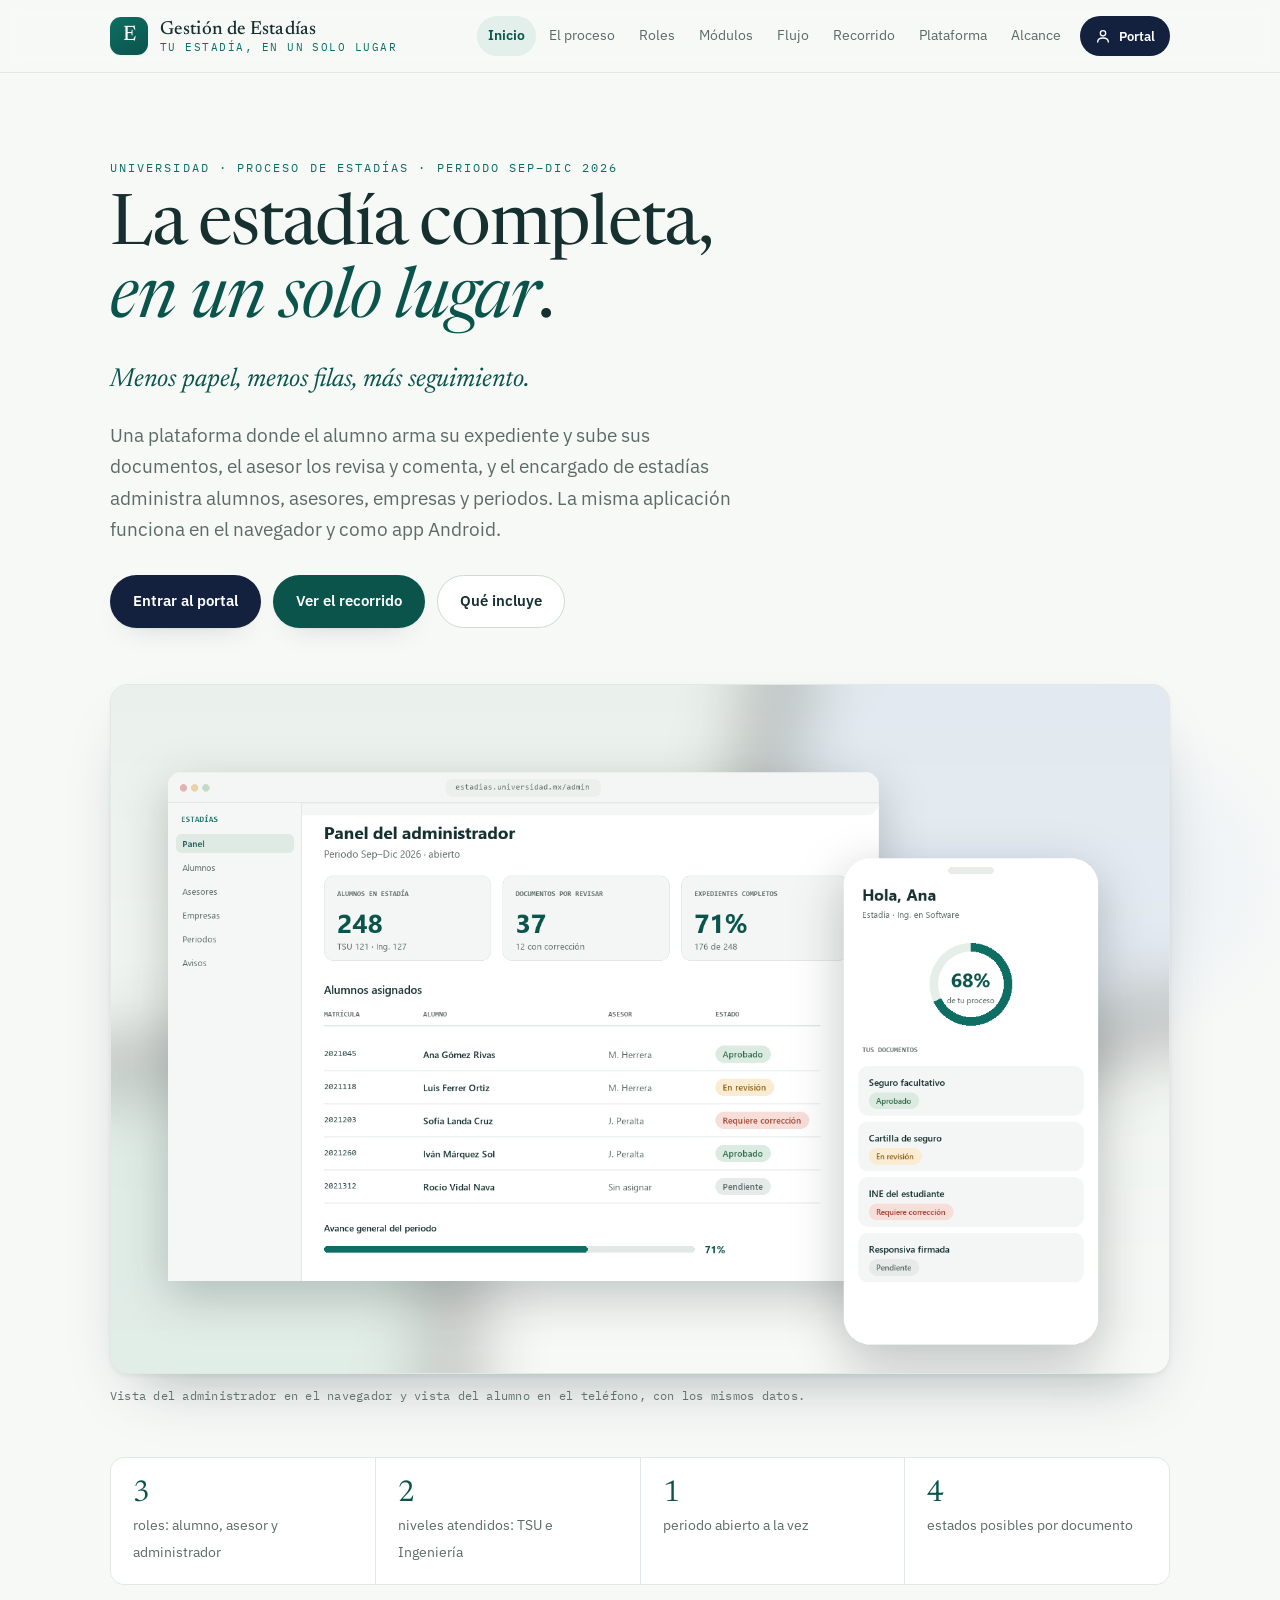
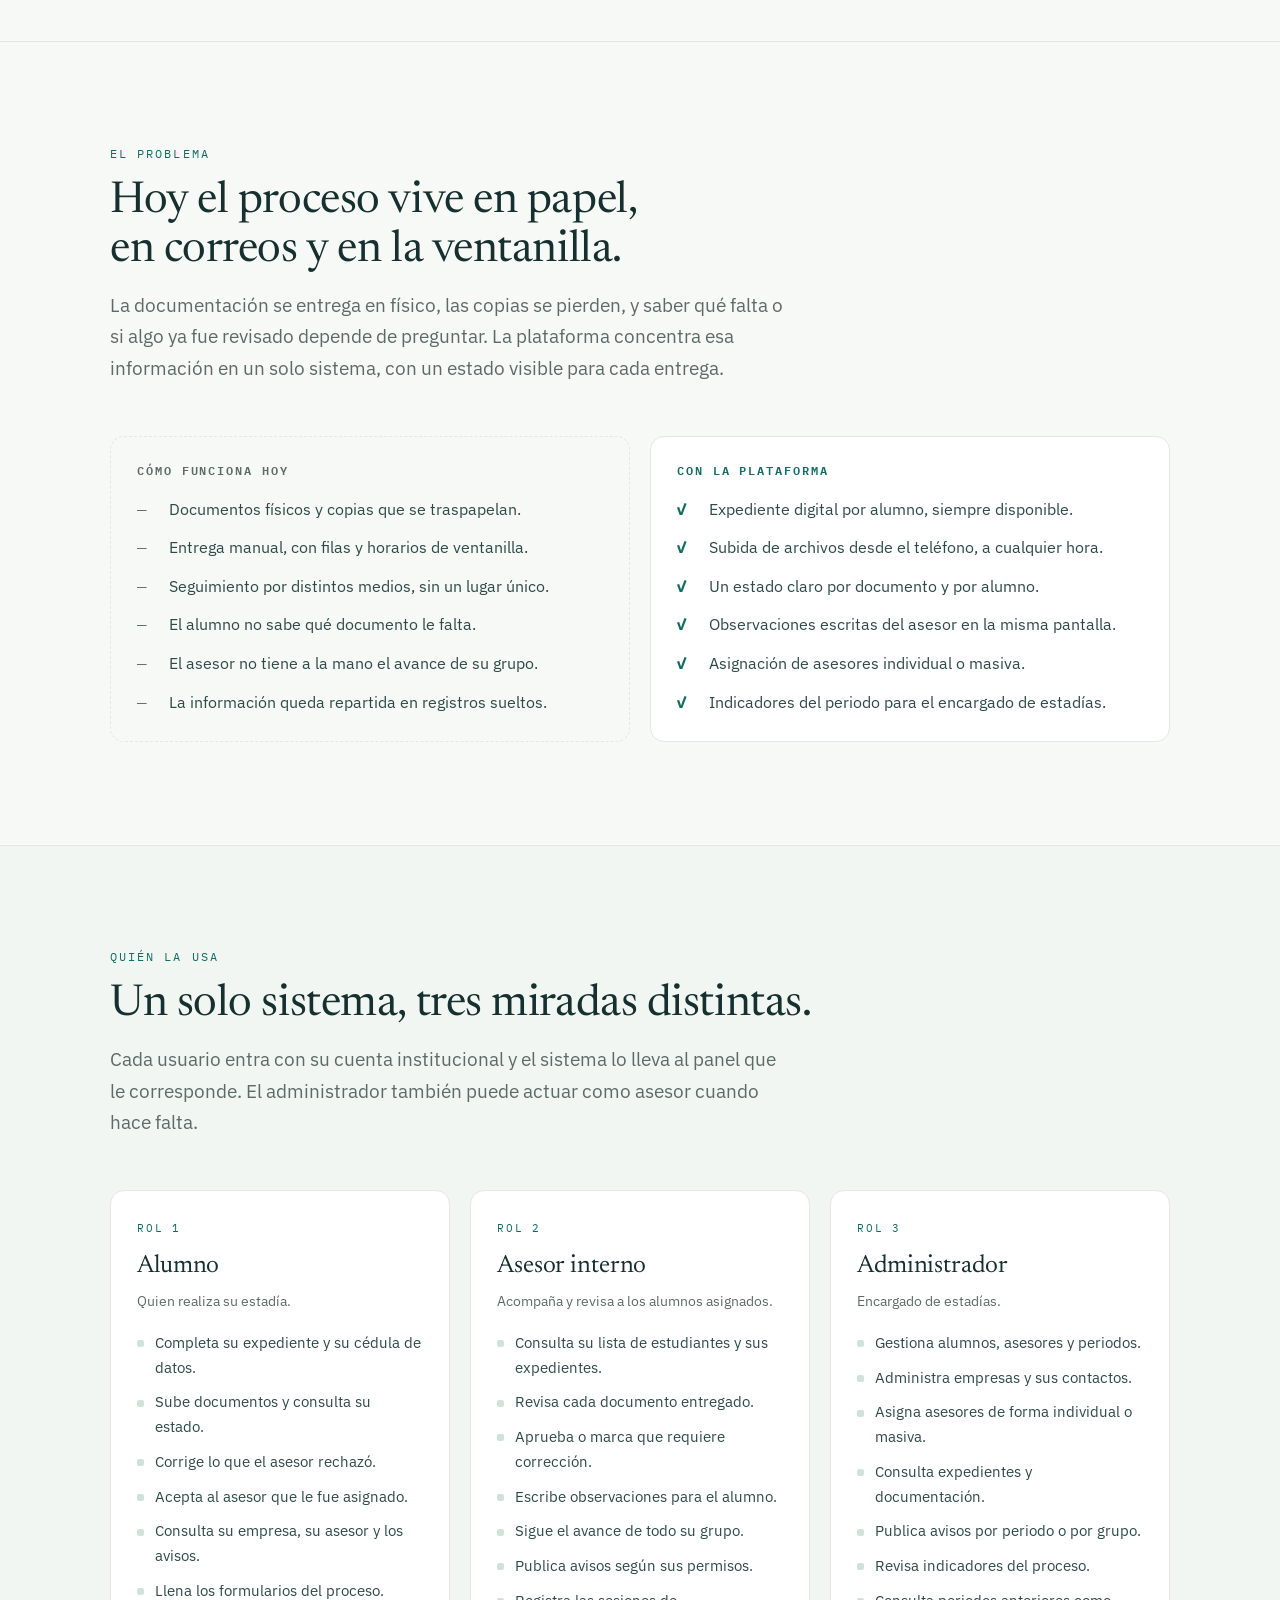
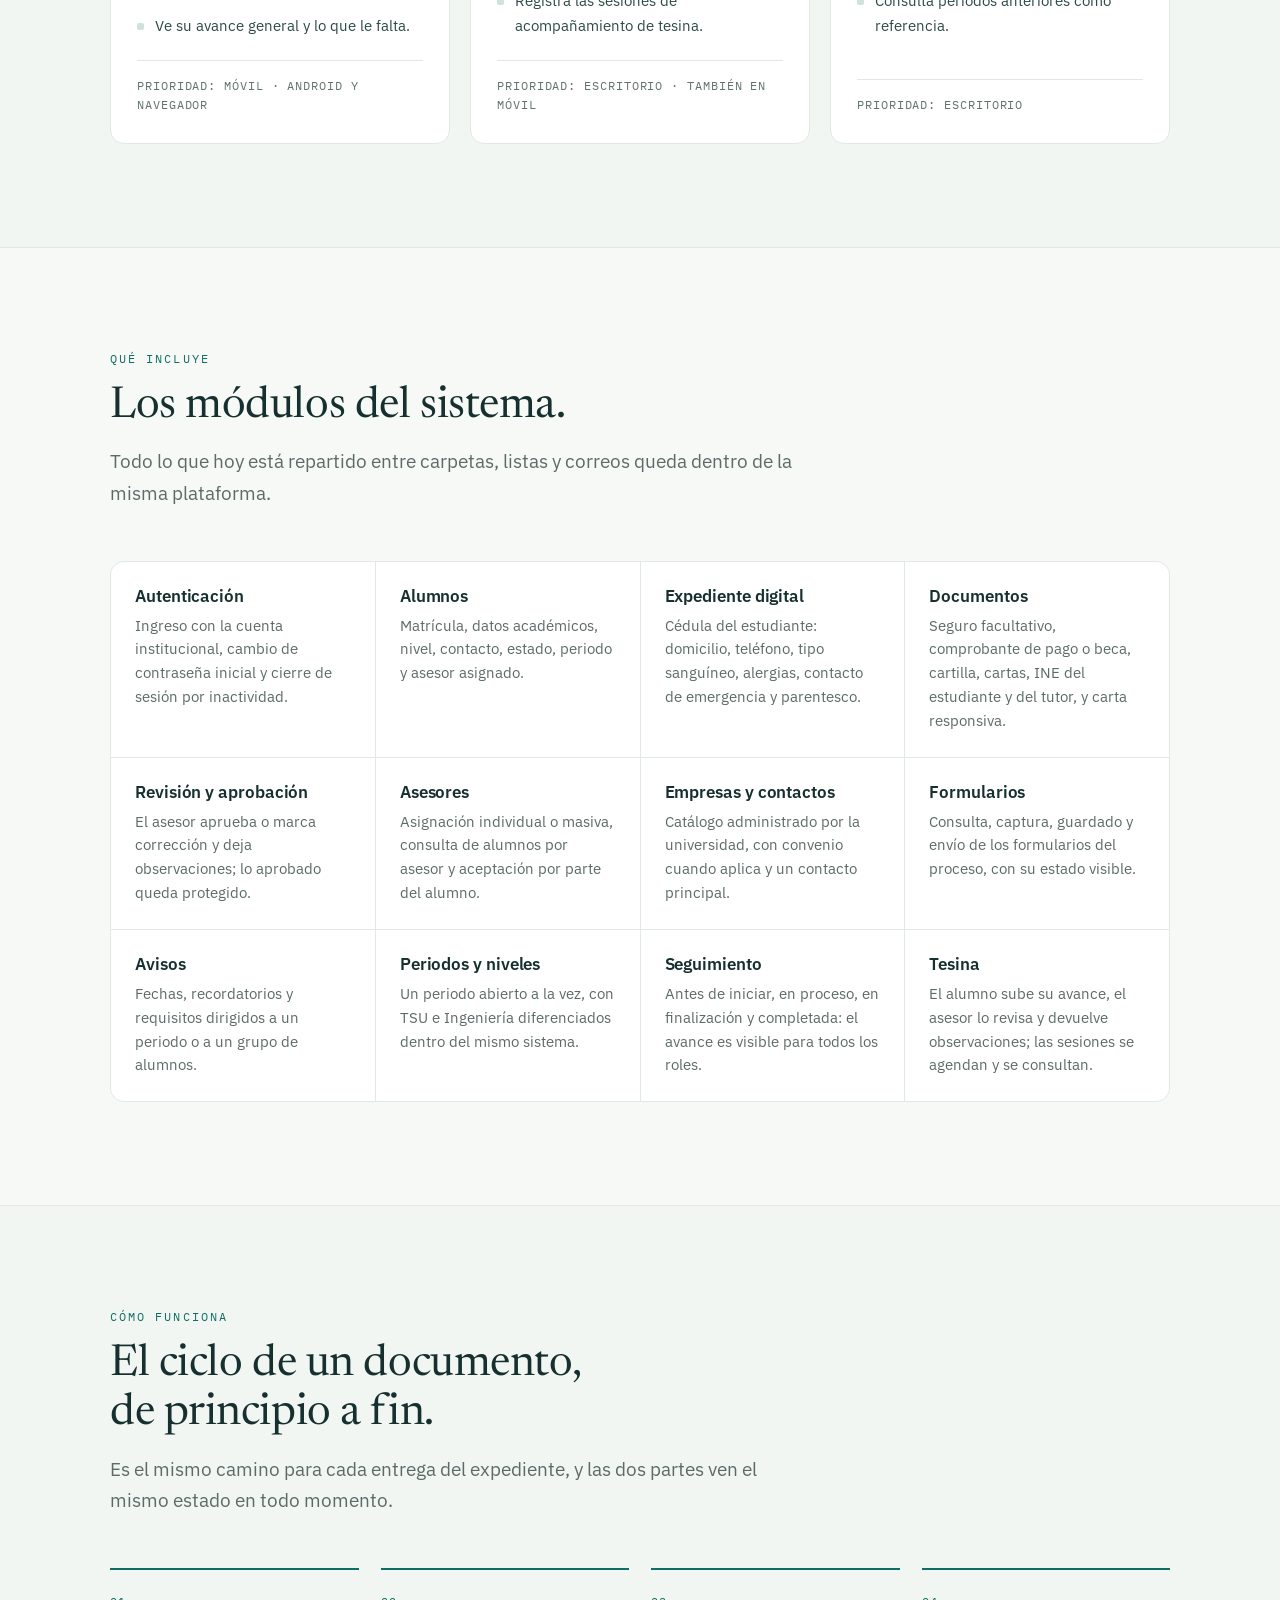
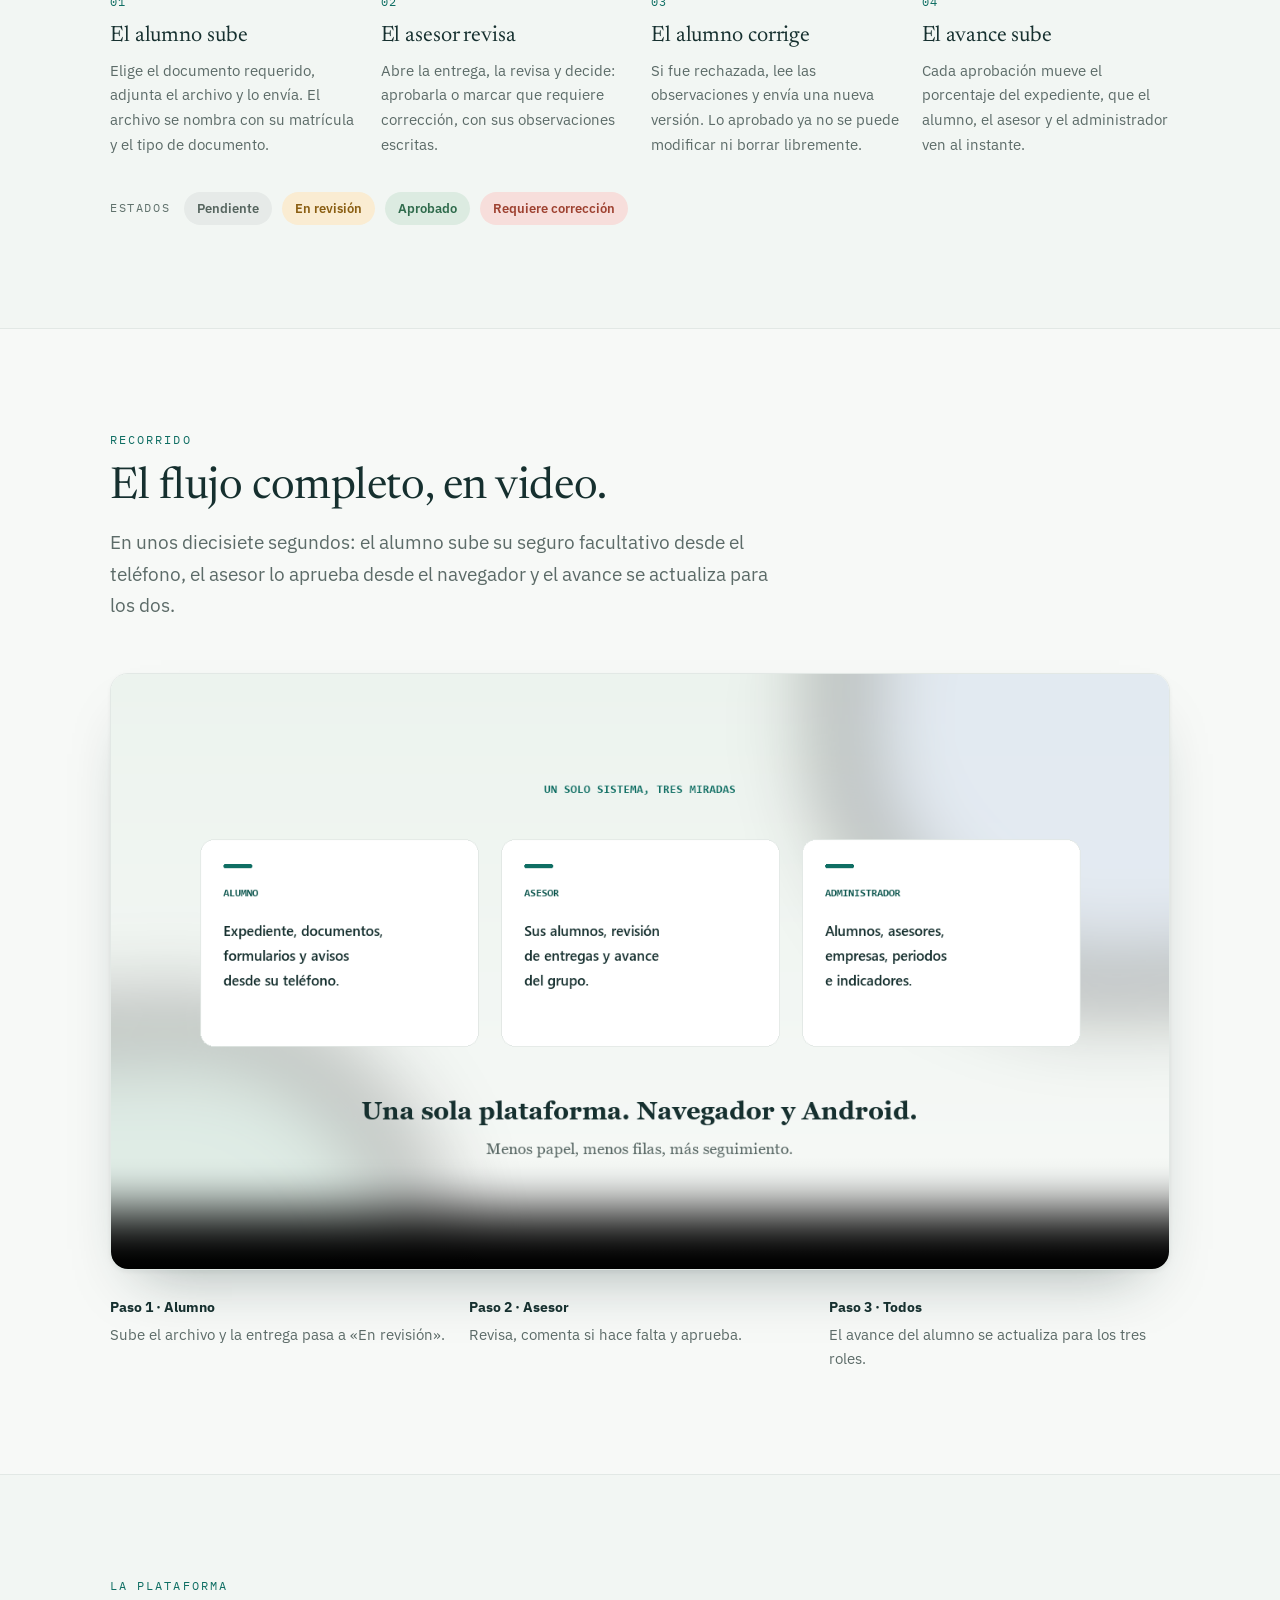
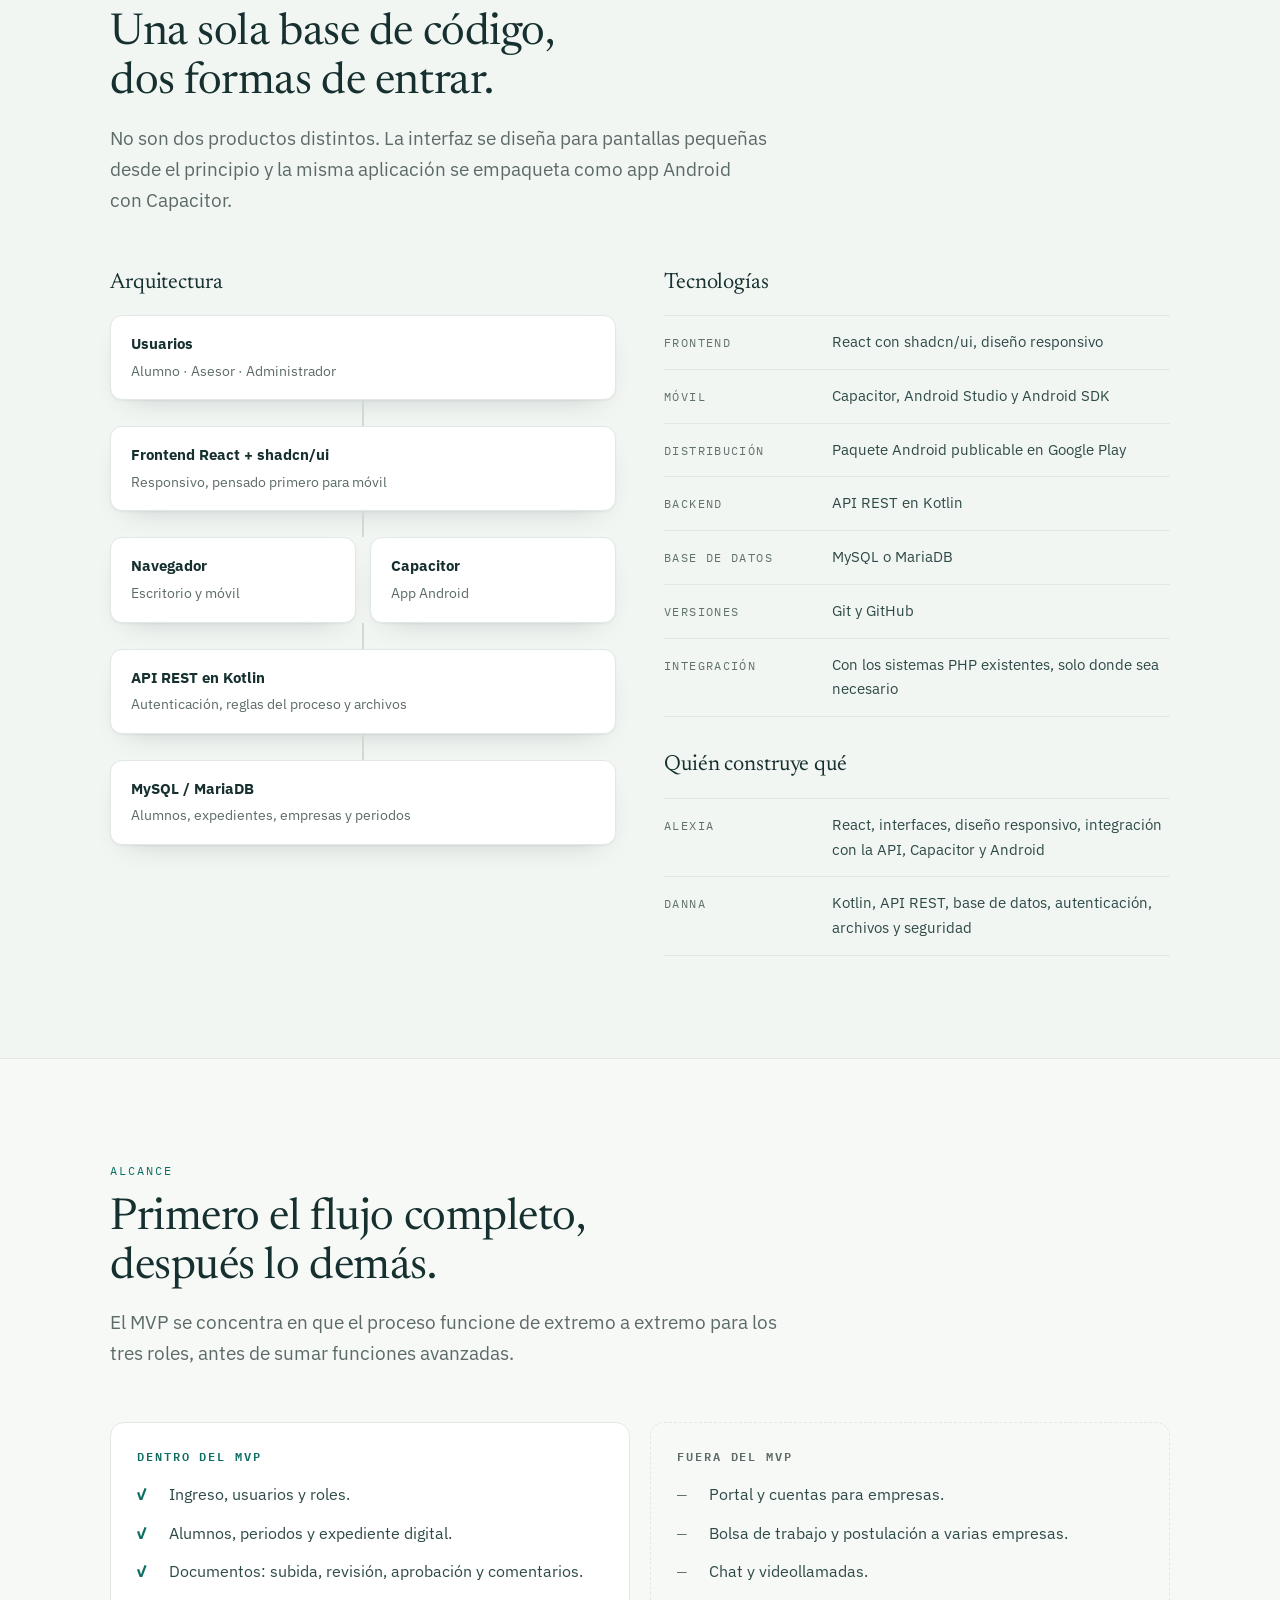
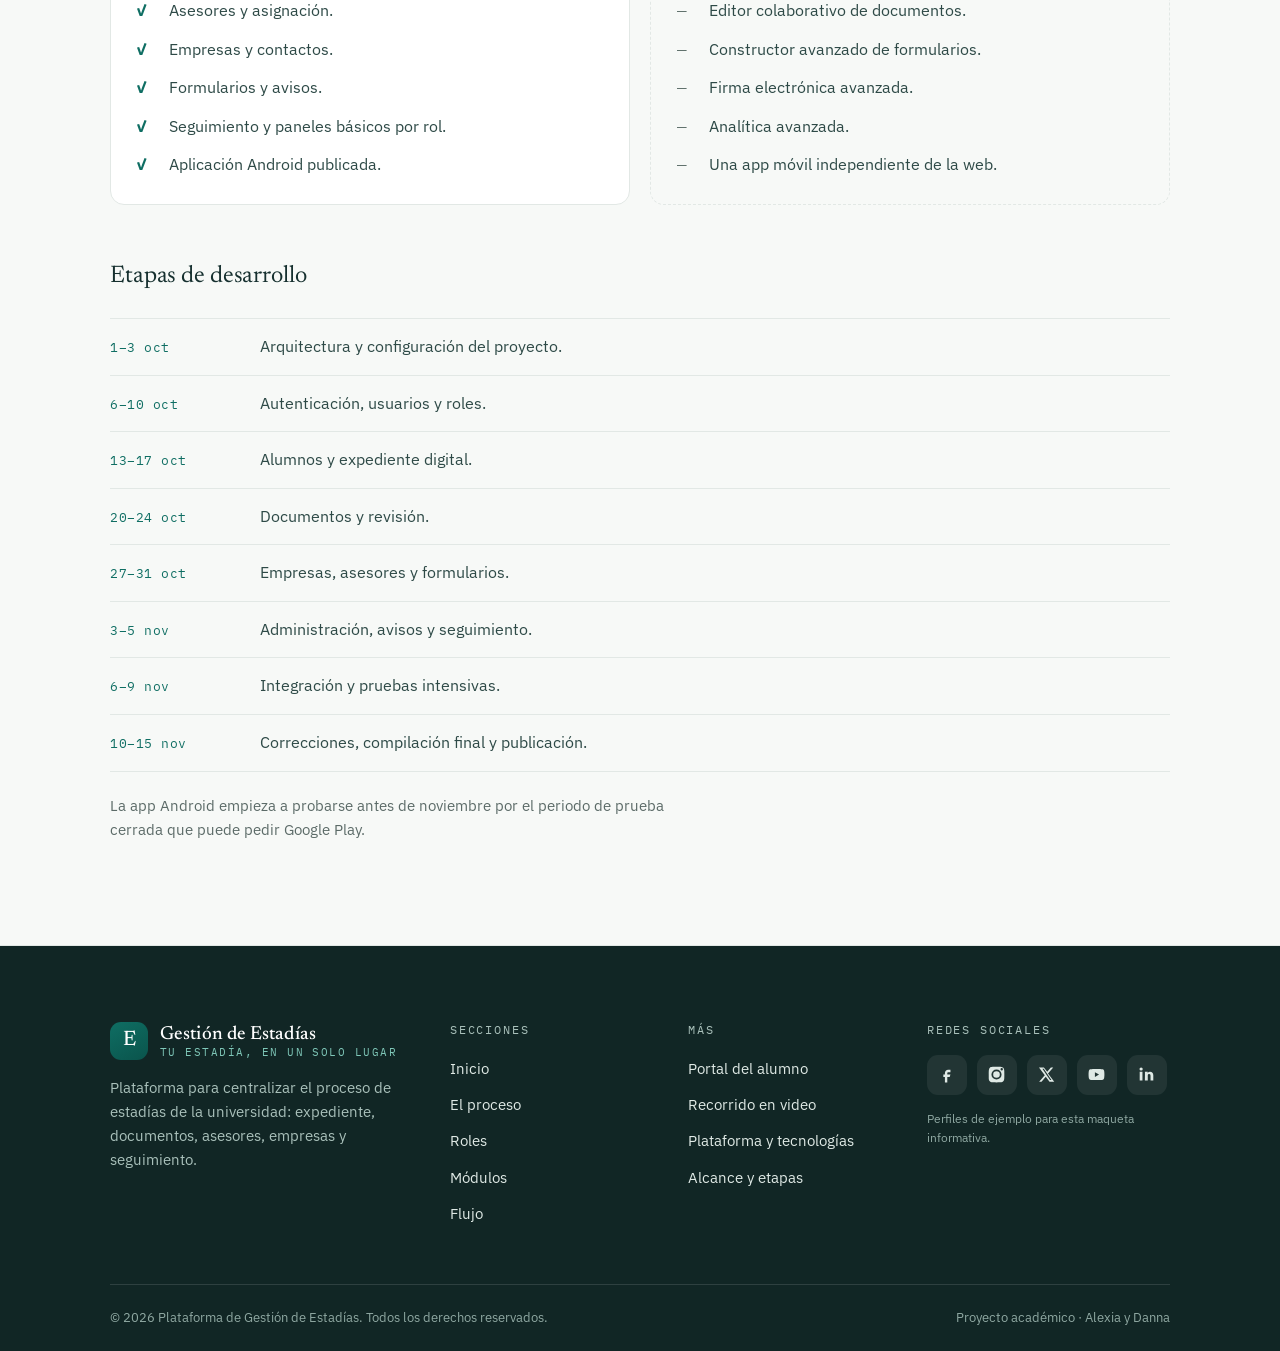
<file: index.html>
<!doctype html>
<html lang="es-MX">
<head>
  <meta charset="utf-8">
  <meta name="viewport" content="width=device-width, initial-scale=1, viewport-fit=cover">
  <title>Gestión de Estadías · Tu estadía, en un solo lugar</title>
  <meta name="description" content="Plataforma para centralizar el proceso de estadías de la universidad: expediente digital, documentos, asesores, empresas, formularios, avisos y seguimiento.">
  <meta name="color-scheme" content="light dark">

  <!-- Aplicación web progresiva -->
  <link rel="manifest" href="manifest.webmanifest">
  <meta name="theme-color" content="#0f6e63" media="(prefers-color-scheme: light)">
  <meta name="theme-color" content="#14201f" media="(prefers-color-scheme: dark)">
  <meta name="mobile-web-app-capable" content="yes">
  <meta name="apple-mobile-web-app-capable" content="yes">
  <meta name="apple-mobile-web-app-title" content="Estadías">
  <meta name="apple-mobile-web-app-status-bar-style" content="default">
  <link rel="icon" href="icons/icon.svg" type="image/svg+xml">
  <link rel="icon" href="icons/favicon-32.png" sizes="32x32" type="image/png">
  <link rel="apple-touch-icon" href="icons/apple-touch-icon.png">

  <!-- Vista previa al compartir -->
  <meta property="og:type" content="website">
  <meta property="og:locale" content="es_MX">
  <meta property="og:title" content="Plataforma de Gestión de Estadías">
  <meta property="og:description" content="Expediente digital, documentos, asesores, empresas y seguimiento del proceso de estadías, en un solo lugar.">
  <meta property="og:image" content="media/hero-plataforma.png">

  <!-- Tipografías (si cambias esta URL, cámbiala también en sw.js) -->
  <link rel="preconnect" href="https://fonts.googleapis.com">
  <link rel="preconnect" href="https://fonts.gstatic.com" crossorigin>
  <link rel="stylesheet" crossorigin href="https://fonts.googleapis.com/css2?family=IBM+Plex+Mono:wght@400;500;600&amp;family=IBM+Plex+Sans:wght@400;500;600;700&amp;family=Newsreader:ital,opsz,wght@0,6..72,300;0,6..72,400;0,6..72,500;1,6..72,300;1,6..72,400&amp;display=swap">

  <!-- Estilos: tokens → base → estructura → componentes → dispositivos -->
  <link rel="stylesheet" href="css/variables.css">
  <link rel="stylesheet" href="css/base.css">
  <link rel="stylesheet" href="css/layout.css">
  <link rel="stylesheet" href="css/components.css">
  <link rel="stylesheet" href="css/responsive.css">

  <!-- Comportamiento (se ejecutan en orden al terminar de leer el HTML) -->
  <script src="js/toast.js" defer></script>
  <script src="js/navigation.js" defer></script>
  <script src="js/pwa.js" defer></script>
</head>
<body>
<a class="skip" href="#contenido">Saltar al contenido</a>

<!-- ================================================================
     ENCABEZADO: identidad + acciones + menú de navegación
     ================================================================ -->
<header class="site-head">
  <div class="wrap head-row">
    <a class="brand" href="#inicio" aria-label="Gestión de Estadías, ir al inicio">
      <span class="mark" aria-hidden="true">E</span>
      <span class="brand-text">
        <span class="brand-name">Gestión de Estadías</span>
        <span class="brand-slogan">Tu estadía, en un solo lugar</span>
      </span>
    </a>

    <div class="head-actions">
      <!-- Acceso al Portal del alumno (inicio de sesión y registro) -->
      <a class="head-btn portal-btn" href="portal.html" title="Portal del alumno">
        <svg viewBox="0 0 24 24" fill="none" stroke="currentColor" stroke-width="2" stroke-linecap="round" stroke-linejoin="round" aria-hidden="true">
          <circle cx="12" cy="8" r="4"/><path d="M4 21c0-4 4-6 8-6s8 2 8 6"/>
        </svg>
        <span class="btn-label">Portal</span>
      </a>

      <!-- Aparece solo cuando el navegador permite instalar la app -->
      <button class="head-btn install-btn" id="install-btn" type="button" title="Instalar como aplicación" hidden>
        <svg viewBox="0 0 24 24" fill="none" stroke="currentColor" stroke-width="2" stroke-linecap="round" stroke-linejoin="round" aria-hidden="true">
          <path d="M12 3v12"/><path d="m7 10 5 5 5-5"/><path d="M5 21h14"/>
        </svg>
        <span class="btn-label">Instalar app</span>
      </button>

      <button class="head-btn menu-btn" id="menu-btn" type="button" aria-expanded="false" aria-controls="nav">
        <span class="burger" aria-hidden="true"></span>
        <span class="btn-label">Menú</span>
      </button>
    </div>

    <nav class="nav" id="nav" aria-label="Secciones de la página">
      <ul class="nav-list">
        <li><a href="#inicio">Inicio</a></li>
        <li><a href="#proceso">El proceso</a></li>
        <li><a href="#roles">Roles</a></li>
        <li><a href="#modulos">Módulos</a></li>
        <li><a href="#flujo">Flujo</a></li>
        <li><a href="#recorrido">Recorrido</a></li>
        <li><a href="#plataforma">Plataforma</a></li>
        <li><a href="#alcance">Alcance</a></li>
      </ul>
    </nav>
  </div>
</header>

<!-- ================================================================
     CUERPO
     ================================================================ -->
<main id="contenido">

  <!-- ============ INICIO ============ -->
  <section id="inicio" class="hero" aria-labelledby="titulo-inicio">
    <div class="wrap">
      <p class="eyebrow">Universidad · Proceso de estadías · Periodo sep–dic 2026</p>
      <h1 id="titulo-inicio">La estadía completa, <em>en un solo lugar</em>.</h1>
      <p class="tagline">Menos papel, menos filas, más seguimiento.</p>
      <p class="lede">
        Una plataforma donde el alumno arma su expediente y sube sus documentos, el asesor los
        revisa y comenta, y el encargado de estadías administra alumnos, asesores, empresas y
        periodos. La misma aplicación funciona en el navegador y como app Android.
      </p>

      <div class="hero-actions">
        <a class="btn btn-vivo-portal" href="portal.html">Entrar al portal</a>
        <a class="btn btn-primary" href="#recorrido">Ver el recorrido</a>
        <a class="btn btn-ghost" href="#modulos">Qué incluye</a>
      </div>

      <figure class="hero-figure">
        <img src="media/hero-plataforma.png" width="1600" height="1040"
             fetchpriority="high" decoding="async"
             alt="Panel del administrador en el navegador con indicadores y la tabla de alumnos asignados, junto a la vista del alumno en un teléfono con su avance y el estado de sus documentos.">
        <figcaption>Vista del administrador en el navegador y vista del alumno en el teléfono, con los mismos datos.</figcaption>
      </figure>

      <div class="stat-strip">
        <div class="stat"><b>3</b><span>roles: alumno, asesor y administrador</span></div>
        <div class="stat"><b>2</b><span>niveles atendidos: TSU e Ingeniería</span></div>
        <div class="stat"><b>1</b><span>periodo abierto a la vez</span></div>
        <div class="stat"><b>4</b><span>estados posibles por documento</span></div>
      </div>
    </div>
  </section>

  <!-- ============ EL PROCESO ============ -->
  <section id="proceso" class="band" aria-labelledby="titulo-proceso">
    <div class="wrap">
      <div class="sec-head">
        <p class="eyebrow">El problema</p>
        <h2 id="titulo-proceso">Hoy el proceso vive en papel, en correos y en la ventanilla.</h2>
        <p class="lede">
          La documentación se entrega en físico, las copias se pierden, y saber qué falta o si
          algo ya fue revisado depende de preguntar. La plataforma concentra esa información en
          un solo sistema, con un estado visible para cada entrega.
        </p>
      </div>

      <div class="compare">
        <div class="panel now">
          <h3>Cómo funciona hoy</h3>
          <ul>
            <li>Documentos físicos y copias que se traspapelan.</li>
            <li>Entrega manual, con filas y horarios de ventanilla.</li>
            <li>Seguimiento por distintos medios, sin un lugar único.</li>
            <li>El alumno no sabe qué documento le falta.</li>
            <li>El asesor no tiene a la mano el avance de su grupo.</li>
            <li>La información queda repartida en registros sueltos.</li>
          </ul>
        </div>
        <div class="panel next">
          <h3>Con la plataforma</h3>
          <ul>
            <li>Expediente digital por alumno, siempre disponible.</li>
            <li>Subida de archivos desde el teléfono, a cualquier hora.</li>
            <li>Un estado claro por documento y por alumno.</li>
            <li>Observaciones escritas del asesor en la misma pantalla.</li>
            <li>Asignación de asesores individual o masiva.</li>
            <li>Indicadores del periodo para el encargado de estadías.</li>
          </ul>
        </div>
      </div>
    </div>
  </section>

  <!-- ============ ROLES ============ -->
  <section id="roles" class="band alt" aria-labelledby="titulo-roles">
    <div class="wrap">
      <div class="sec-head">
        <p class="eyebrow">Quién la usa</p>
        <h2 id="titulo-roles">Un solo sistema, tres miradas distintas.</h2>
        <p class="lede">
          Cada usuario entra con su cuenta institucional y el sistema lo lleva al panel que le
          corresponde. El administrador también puede actuar como asesor cuando hace falta.
        </p>
      </div>

      <div class="cards">
        <article class="card">
          <span class="tag">Rol 1</span>
          <h3>Alumno</h3>
          <p class="who">Quien realiza su estadía.</p>
          <ul>
            <li>Completa su expediente y su cédula de datos.</li>
            <li>Sube documentos y consulta su estado.</li>
            <li>Corrige lo que el asesor rechazó.</li>
            <li>Acepta al asesor que le fue asignado.</li>
            <li>Consulta su empresa, su asesor y los avisos.</li>
            <li>Llena los formularios del proceso.</li>
            <li>Ve su avance general y lo que le falta.</li>
          </ul>
          <p class="device">Prioridad: móvil · Android y navegador</p>
        </article>

        <article class="card">
          <span class="tag">Rol 2</span>
          <h3>Asesor interno</h3>
          <p class="who">Acompaña y revisa a los alumnos asignados.</p>
          <ul>
            <li>Consulta su lista de estudiantes y sus expedientes.</li>
            <li>Revisa cada documento entregado.</li>
            <li>Aprueba o marca que requiere corrección.</li>
            <li>Escribe observaciones para el alumno.</li>
            <li>Sigue el avance de todo su grupo.</li>
            <li>Publica avisos según sus permisos.</li>
            <li>Registra las sesiones de acompañamiento de tesina.</li>
          </ul>
          <p class="device">Prioridad: escritorio · también en móvil</p>
        </article>

        <article class="card">
          <span class="tag">Rol 3</span>
          <h3>Administrador</h3>
          <p class="who">Encargado de estadías.</p>
          <ul>
            <li>Gestiona alumnos, asesores y periodos.</li>
            <li>Administra empresas y sus contactos.</li>
            <li>Asigna asesores de forma individual o masiva.</li>
            <li>Consulta expedientes y documentación.</li>
            <li>Publica avisos por periodo o por grupo.</li>
            <li>Revisa indicadores del proceso.</li>
            <li>Consulta periodos anteriores como referencia.</li>
          </ul>
          <p class="device">Prioridad: escritorio</p>
        </article>
      </div>
    </div>
  </section>

  <!-- ============ MÓDULOS ============ -->
  <section id="modulos" class="band" aria-labelledby="titulo-modulos">
    <div class="wrap">
      <div class="sec-head">
        <p class="eyebrow">Qué incluye</p>
        <h2 id="titulo-modulos">Los módulos del sistema.</h2>
        <p class="lede">
          Todo lo que hoy está repartido entre carpetas, listas y correos queda dentro de la
          misma plataforma.
        </p>
      </div>

      <div class="modules">
        <article class="module">
          <h3>Autenticación</h3>
          <p>Ingreso con la cuenta institucional, cambio de contraseña inicial y cierre de sesión por inactividad.</p>
        </article>
        <article class="module">
          <h3>Alumnos</h3>
          <p>Matrícula, datos académicos, nivel, contacto, estado, periodo y asesor asignado.</p>
        </article>
        <article class="module">
          <h3>Expediente digital</h3>
          <p>Cédula del estudiante: domicilio, teléfono, tipo sanguíneo, alergias, contacto de emergencia y parentesco.</p>
        </article>
        <article class="module">
          <h3>Documentos</h3>
          <p>Seguro facultativo, comprobante de pago o beca, cartilla, cartas, INE del estudiante y del tutor, y carta responsiva.</p>
        </article>
        <article class="module">
          <h3>Revisión y aprobación</h3>
          <p>El asesor aprueba o marca corrección y deja observaciones; lo aprobado queda protegido.</p>
        </article>
        <article class="module">
          <h3>Asesores</h3>
          <p>Asignación individual o masiva, consulta de alumnos por asesor y aceptación por parte del alumno.</p>
        </article>
        <article class="module">
          <h3>Empresas y contactos</h3>
          <p>Catálogo administrado por la universidad, con convenio cuando aplica y un contacto principal.</p>
        </article>
        <article class="module">
          <h3>Formularios</h3>
          <p>Consulta, captura, guardado y envío de los formularios del proceso, con su estado visible.</p>
        </article>
        <article class="module">
          <h3>Avisos</h3>
          <p>Fechas, recordatorios y requisitos dirigidos a un periodo o a un grupo de alumnos.</p>
        </article>
        <article class="module">
          <h3>Periodos y niveles</h3>
          <p>Un periodo abierto a la vez, con TSU e Ingeniería diferenciados dentro del mismo sistema.</p>
        </article>
        <article class="module">
          <h3>Seguimiento</h3>
          <p>Antes de iniciar, en proceso, en finalización y completada: el avance es visible para todos los roles.</p>
        </article>
        <article class="module">
          <h3>Tesina</h3>
          <p>El alumno sube su avance, el asesor lo revisa y devuelve observaciones; las sesiones se agendan y se consultan.</p>
        </article>
      </div>
    </div>
  </section>

  <!-- ============ FLUJO ============ -->
  <section id="flujo" class="band alt" aria-labelledby="titulo-flujo">
    <div class="wrap">
      <div class="sec-head">
        <p class="eyebrow">Cómo funciona</p>
        <h2 id="titulo-flujo">El ciclo de un documento, de principio a fin.</h2>
        <p class="lede">
          Es el mismo camino para cada entrega del expediente, y las dos partes ven el mismo
          estado en todo momento.
        </p>
      </div>

      <ol class="flow">
        <li class="step">
          <span class="n" aria-hidden="true">01</span>
          <h3>El alumno sube</h3>
          <p>Elige el documento requerido, adjunta el archivo y lo envía. El archivo se nombra con su matrícula y el tipo de documento.</p>
        </li>
        <li class="step">
          <span class="n" aria-hidden="true">02</span>
          <h3>El asesor revisa</h3>
          <p>Abre la entrega, la revisa y decide: aprobarla o marcar que requiere corrección, con sus observaciones escritas.</p>
        </li>
        <li class="step">
          <span class="n" aria-hidden="true">03</span>
          <h3>El alumno corrige</h3>
          <p>Si fue rechazada, lee las observaciones y envía una nueva versión. Lo aprobado ya no se puede modificar ni borrar libremente.</p>
        </li>
        <li class="step">
          <span class="n" aria-hidden="true">04</span>
          <h3>El avance sube</h3>
          <p>Cada aprobación mueve el porcentaje del expediente, que el alumno, el asesor y el administrador ven al instante.</p>
        </li>
      </ol>

      <ul class="states" aria-label="Estados posibles de un documento">
        <li class="label" aria-hidden="true">Estados</li>
        <li class="pill pen">Pendiente</li>
        <li class="pill rev">En revisión</li>
        <li class="pill ok">Aprobado</li>
        <li class="pill fix">Requiere corrección</li>
      </ul>
    </div>
  </section>

  <!-- ============ RECORRIDO (VIDEO) ============ -->
  <section id="recorrido" class="band" aria-labelledby="titulo-recorrido">
    <div class="wrap">
      <div class="sec-head">
        <p class="eyebrow">Recorrido</p>
        <h2 id="titulo-recorrido">El flujo completo, en video.</h2>
        <p class="lede">
          En unos diecisiete segundos: el alumno sube su seguro facultativo desde el teléfono,
          el asesor lo aprueba desde el navegador y el avance se actualiza para los dos.
        </p>
      </div>

      <div class="video-wrap">
        <video controls playsinline preload="metadata" poster="media/poster-recorrido.png"
               width="1280" height="720"
               aria-label="Recorrido: el alumno sube un documento, el asesor lo aprueba y el avance se actualiza">
          <source src="media/recorrido-estadias.mp4" type="video/mp4">
          Tu navegador no puede reproducir el video.
          <a href="media/recorrido-estadias.mp4">Descárgalo aquí</a>.
        </video>
      </div>

      <ol class="video-notes">
        <li><b>Paso 1 · Alumno</b>Sube el archivo y la entrega pasa a «En revisión».</li>
        <li><b>Paso 2 · Asesor</b>Revisa, comenta si hace falta y aprueba.</li>
        <li><b>Paso 3 · Todos</b>El avance del alumno se actualiza para los tres roles.</li>
      </ol>
    </div>
  </section>

  <!-- ============ PLATAFORMA ============ -->
  <section id="plataforma" class="band alt" aria-labelledby="titulo-plataforma">
    <div class="wrap">
      <div class="sec-head">
        <p class="eyebrow">La plataforma</p>
        <h2 id="titulo-plataforma">Una sola base de código, dos formas de entrar.</h2>
        <p class="lede">
          No son dos productos distintos. La interfaz se diseña para pantallas pequeñas desde el
          principio y la misma aplicación se empaqueta como app Android con Capacitor.
        </p>
      </div>

      <div class="split">
        <div>
          <h3 class="sub-title">Arquitectura</h3>
          <div class="stack">
            <div class="layer">
              <b>Usuarios</b>
              <span>Alumno · Asesor · Administrador</span>
            </div>
            <div class="conn" aria-hidden="true"></div>
            <div class="layer">
              <b>Frontend React + shadcn/ui</b>
              <span>Responsivo, pensado primero para móvil</span>
            </div>
            <div class="conn" aria-hidden="true"></div>
            <div class="layer-row">
              <div class="layer"><b>Navegador</b><span>Escritorio y móvil</span></div>
              <div class="layer"><b>Capacitor</b><span>App Android</span></div>
            </div>
            <div class="conn" aria-hidden="true"></div>
            <div class="layer">
              <b>API REST en Kotlin</b>
              <span>Autenticación, reglas del proceso y archivos</span>
            </div>
            <div class="conn" aria-hidden="true"></div>
            <div class="layer">
              <b>MySQL / MariaDB</b>
              <span>Alumnos, expedientes, empresas y periodos</span>
            </div>
          </div>
        </div>

        <div>
          <h3 class="sub-title">Tecnologías</h3>
          <ul class="specs">
            <li><span class="k">Frontend</span><span class="v">React con shadcn/ui, diseño responsivo</span></li>
            <li><span class="k">Móvil</span><span class="v">Capacitor, Android Studio y Android SDK</span></li>
            <li><span class="k">Distribución</span><span class="v">Paquete Android publicable en Google Play</span></li>
            <li><span class="k">Backend</span><span class="v">API REST en Kotlin</span></li>
            <li><span class="k">Base de datos</span><span class="v">MySQL o MariaDB</span></li>
            <li><span class="k">Versiones</span><span class="v">Git y GitHub</span></li>
            <li><span class="k">Integración</span><span class="v">Con los sistemas PHP existentes, solo donde sea necesario</span></li>
          </ul>

          <h3 class="sub-title">Quién construye qué</h3>
          <ul class="specs">
            <li><span class="k">Alexia</span><span class="v">React, interfaces, diseño responsivo, integración con la API, Capacitor y Android</span></li>
            <li><span class="k">Danna</span><span class="v">Kotlin, API REST, base de datos, autenticación, archivos y seguridad</span></li>
          </ul>
        </div>
      </div>
    </div>
  </section>

  <!-- ============ ALCANCE ============ -->
  <section id="alcance" class="band" aria-labelledby="titulo-alcance">
    <div class="wrap">
      <div class="sec-head">
        <p class="eyebrow">Alcance</p>
        <h2 id="titulo-alcance">Primero el flujo completo, después lo demás.</h2>
        <p class="lede">
          El MVP se concentra en que el proceso funcione de extremo a extremo para los tres
          roles, antes de sumar funciones avanzadas.
        </p>
      </div>

      <div class="compare">
        <div class="panel next">
          <h3>Dentro del MVP</h3>
          <ul>
            <li>Ingreso, usuarios y roles.</li>
            <li>Alumnos, periodos y expediente digital.</li>
            <li>Documentos: subida, revisión, aprobación y comentarios.</li>
            <li>Asesores y asignación.</li>
            <li>Empresas y contactos.</li>
            <li>Formularios y avisos.</li>
            <li>Seguimiento y paneles básicos por rol.</li>
            <li>Aplicación Android publicada.</li>
          </ul>
        </div>
        <div class="panel now">
          <h3>Fuera del MVP</h3>
          <ul>
            <li>Portal y cuentas para empresas.</li>
            <li>Bolsa de trabajo y postulación a varias empresas.</li>
            <li>Chat y videollamadas.</li>
            <li>Editor colaborativo de documentos.</li>
            <li>Constructor avanzado de formularios.</li>
            <li>Firma electrónica avanzada.</li>
            <li>Analítica avanzada.</li>
            <li>Una app móvil independiente de la web.</li>
          </ul>
        </div>
      </div>

      <h3 class="sub-title stages-title">Etapas de desarrollo</h3>
      <ol class="timeline">
        <li><time datetime="2026-10-01">1–3 oct</time><span>Arquitectura y configuración del proyecto.</span></li>
        <li><time datetime="2026-10-06">6–10 oct</time><span>Autenticación, usuarios y roles.</span></li>
        <li><time datetime="2026-10-13">13–17 oct</time><span>Alumnos y expediente digital.</span></li>
        <li><time datetime="2026-10-20">20–24 oct</time><span>Documentos y revisión.</span></li>
        <li><time datetime="2026-10-27">27–31 oct</time><span>Empresas, asesores y formularios.</span></li>
        <li><time datetime="2026-11-03">3–5 nov</time><span>Administración, avisos y seguimiento.</span></li>
        <li><time datetime="2026-11-06">6–9 nov</time><span>Integración y pruebas intensivas.</span></li>
        <li><time datetime="2026-11-10">10–15 nov</time><span>Correcciones, compilación final y publicación.</span></li>
      </ol>
      <p class="note">
        La app Android empieza a probarse antes de noviembre por el periodo de prueba cerrada
        que puede pedir Google Play.
      </p>
    </div>
  </section>
</main>

<!-- ================================================================
     PIE DE PÁGINA
     ================================================================ -->
<footer class="site-foot" id="contacto">
  <div class="wrap">
    <div class="foot-grid">
      <div>
        <div class="brand">
          <span class="mark" aria-hidden="true">E</span>
          <span class="brand-text">
            <span class="brand-name">Gestión de Estadías</span>
            <span class="brand-slogan">Tu estadía, en un solo lugar</span>
          </span>
        </div>
        <p class="foot-about">Plataforma para centralizar el proceso de estadías de la universidad: expediente, documentos, asesores, empresas y seguimiento.</p>
      </div>

      <nav aria-labelledby="pie-secciones">
        <h2 class="foot-title" id="pie-secciones">Secciones</h2>
        <ul class="foot-links">
          <li><a href="#inicio">Inicio</a></li>
          <li><a href="#proceso">El proceso</a></li>
          <li><a href="#roles">Roles</a></li>
          <li><a href="#modulos">Módulos</a></li>
          <li><a href="#flujo">Flujo</a></li>
        </ul>
      </nav>

      <nav aria-labelledby="pie-mas">
        <h2 class="foot-title" id="pie-mas">Más</h2>
        <ul class="foot-links">
          <li><a href="portal.html">Portal del alumno</a></li>
          <li><a href="#recorrido">Recorrido en video</a></li>
          <li><a href="#plataforma">Plataforma y tecnologías</a></li>
          <li><a href="#alcance">Alcance y etapas</a></li>
        </ul>
      </nav>

      <div>
        <h2 class="foot-title">Redes sociales</h2>
        <div class="social">
          <a href="#contacto" aria-label="Facebook" title="Facebook">
            <svg viewBox="0 0 24 24" aria-hidden="true"><path d="M14 9h3V6h-3c-2.2 0-4 1.8-4 4v2H8v3h2v7h3v-7h3l1-3h-4v-2c0-.6.4-1 1-1z"/></svg>
          </a>
          <a href="#contacto" aria-label="Instagram" title="Instagram">
            <svg viewBox="0 0 24 24" aria-hidden="true"><path d="M12 2.2c3.2 0 3.6 0 4.9.1 1.2.1 1.8.2 2.2.4.6.2 1 .5 1.4.9.4.4.7.8.9 1.4.2.4.3 1 .4 2.2.1 1.3.1 1.7.1 4.9s0 3.6-.1 4.9c-.1 1.2-.2 1.8-.4 2.2-.2.6-.5 1-.9 1.4-.4.4-.8.7-1.4.9-.4.2-1 .3-2.2.4-1.3.1-1.7.1-4.9.1s-3.6 0-4.9-.1c-1.2-.1-1.8-.2-2.2-.4-.6-.2-1-.5-1.4-.9-.4-.4-.7-.8-.9-1.4-.2-.4-.3-1-.4-2.2C2.2 15.6 2.2 15.2 2.2 12s0-3.6.1-4.9c.1-1.2.2-1.8.4-2.2.2-.6.5-1 .9-1.4.4-.4.8-.7 1.4-.9.4-.2 1-.3 2.2-.4C8.4 2.2 8.8 2.2 12 2.2zm0 3.4A6.4 6.4 0 1 0 18.4 12 6.4 6.4 0 0 0 12 5.6zm0 2.2A4.2 4.2 0 1 1 7.8 12 4.2 4.2 0 0 1 12 7.8zm6.6-3.9a1.5 1.5 0 1 0 1.5 1.5 1.5 1.5 0 0 0-1.5-1.5z"/></svg>
          </a>
          <a href="#contacto" aria-label="X" title="X">
            <svg viewBox="0 0 24 24" aria-hidden="true"><path d="M17.5 3h3l-6.6 7.6L21.8 21h-6l-4.7-6.1L5.7 21h-3l7.1-8.1L2.5 3h6.2l4.2 5.6L17.5 3zm-1 16h1.7L8.6 4.7H6.8L16.5 19z"/></svg>
          </a>
          <a href="#contacto" aria-label="YouTube" title="YouTube">
            <svg viewBox="0 0 24 24" aria-hidden="true"><path d="M22 12s0-3.2-.4-4.7a2.5 2.5 0 0 0-1.7-1.8C18.3 5 12 5 12 5s-6.3 0-7.9.5a2.5 2.5 0 0 0-1.7 1.8C2 8.8 2 12 2 12s0 3.2.4 4.7a2.5 2.5 0 0 0 1.7 1.8C5.7 19 12 19 12 19s6.3 0 7.9-.5a2.5 2.5 0 0 0 1.7-1.8C22 15.2 22 12 22 12zm-12 3V9l5.2 3z"/></svg>
          </a>
          <a href="#contacto" aria-label="LinkedIn" title="LinkedIn">
            <svg viewBox="0 0 24 24" aria-hidden="true"><path d="M6.9 8.5v11H3.4v-11h3.5zM5.2 3a2 2 0 1 1 0 4.1 2 2 0 0 1 0-4.1zM20.6 19.5h-3.5v-5.7c0-1.4-.5-2.3-1.7-2.3-.9 0-1.5.6-1.7 1.2-.1.2-.1.6-.1.9v5.9H10s.1-10 0-11h3.5v1.6a3.5 3.5 0 0 1 3.1-1.7c2.3 0 4 1.5 4 4.7v6.4z"/></svg>
          </a>
        </div>
        <p class="foot-note">Perfiles de ejemplo para esta maqueta informativa.</p>
      </div>
    </div>

    <div class="foot-bottom">
      <span>© 2026 Plataforma de Gestión de Estadías. Todos los derechos reservados.</span>
      <span>Proyecto académico · Alexia y Danna</span>
    </div>
  </div>
</footer>

<!-- Zona de avisos emergentes (la llena js/toast.js) -->
<div class="toast-region" id="toast-region" role="status" aria-live="polite"></div>
</body>
</html>
</file>
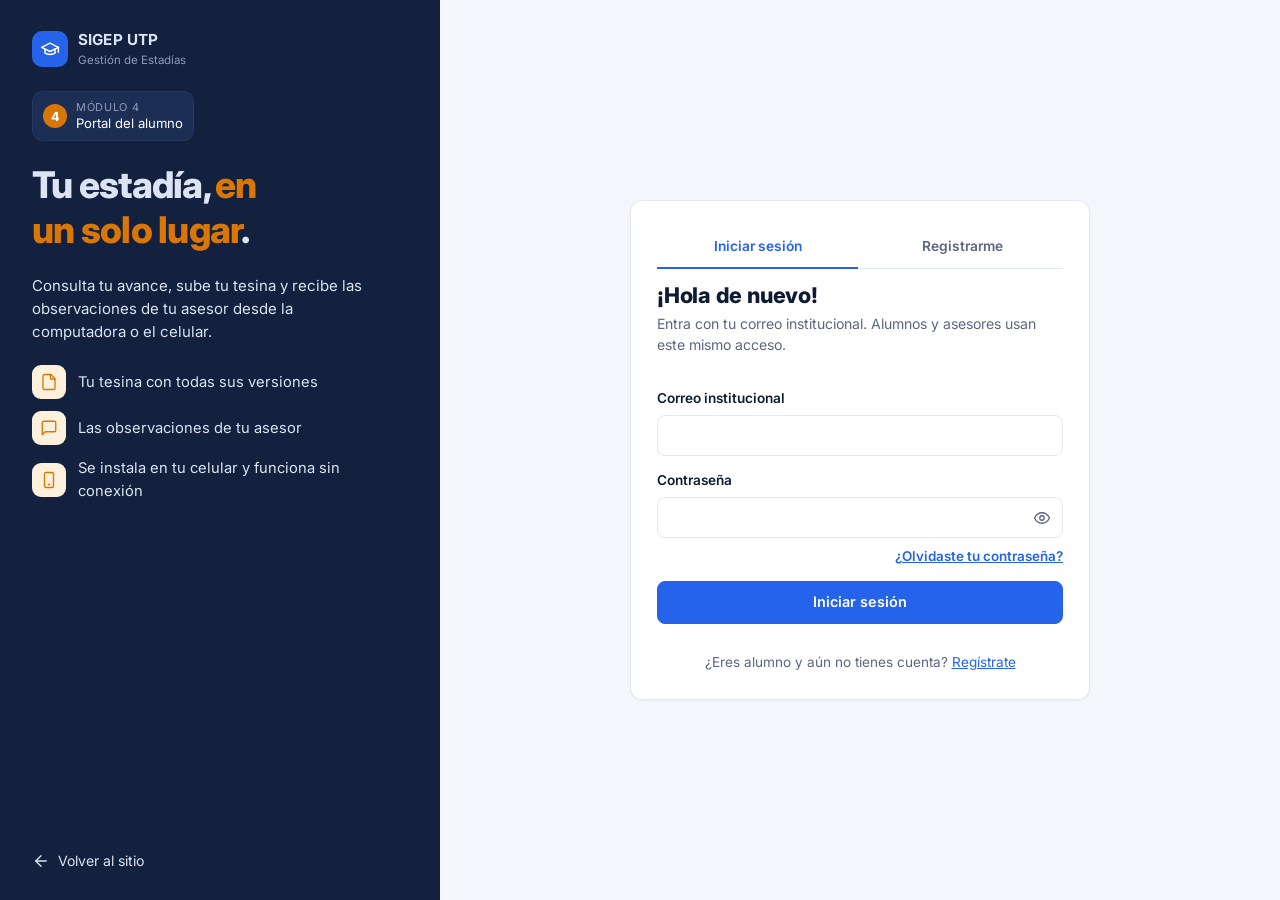
<file: alumno.html>
<!doctype html>
<html lang="es-MX">
<head>
  <meta charset="utf-8">
  <meta name="viewport" content="width=device-width, initial-scale=1, viewport-fit=cover">
  <title>Portal del alumno · SIGEP UTP</title>
  <meta name="description" content="Portal del alumno: estado de tu estadía y tu tesina con todas sus versiones.">
  <meta name="color-scheme" content="light dark">

  <!-- Aplicación web progresiva -->
  <link rel="manifest" href="manifest.webmanifest">
  <meta name="theme-color" content="#13213F">
  <meta name="apple-mobile-web-app-title" content="Estadías">
  <link rel="icon" href="icons/icon.svg" type="image/svg+xml">
  <link rel="icon" href="icons/favicon-32.png" sizes="32x32" type="image/png">
  <link rel="apple-touch-icon" href="icons/apple-touch-icon.png">

  <!-- Diseño común SIGEP UTP (misma URL de tipografías que sw.js) -->
  <link rel="preconnect" href="https://fonts.googleapis.com">
  <link rel="preconnect" href="https://fonts.gstatic.com" crossorigin>
  <link rel="stylesheet" crossorigin href="https://fonts.googleapis.com/css2?family=Inter:wght@400;500;600;700;800&amp;family=JetBrains+Mono:wght@400;500&amp;display=swap">
  <link rel="stylesheet" href="css/sigep.css">
  <link rel="stylesheet" href="css/portal.css">

  <!-- Comportamiento -->
  <script src="js/sigep.js" defer></script>
  <script src="js/vendor/supabase.js" defer></script>
  <script src="js/config.js" defer></script>
  <script src="js/toast.js" defer></script>
  <script src="js/cache-api.js" defer></script>
  <script src="js/cola.js" defer></script>
  <script src="js/auth.js" defer></script>
  <script src="js/tesina.js" defer></script>
  <script src="js/push.js" defer></script>
  <script src="js/panel.js" defer></script>
  <script src="js/documento.js" defer></script>
  <script src="js/prerevision.js" defer></script>
  <script src="js/comparar.js" defer></script>
  <script src="js/visor.js" defer></script>
  <script src="js/voz.js" defer></script>
  <script src="js/alumno.js" defer></script>
  <script src="js/pwa.js" defer></script>
</head>
<!-- data-modulo="4": color de acento del Módulo 4 (ámbar) -->
<body data-modulo="4">
<a class="skip" href="#contenido">Saltar al contenido</a>

<div class="shell">
  <!-- ================= MENÚ LATERAL ================= -->
  <aside class="side">
    <div class="side-head"><a class="logo" href="#inicio"><span class="logo-mark"><i data-ic="cap" data-s="20"></i></span><span><b>SIGEP UTP</b><small>Gestión de Estadías</small></span></a></div>
    <div class="module-pill"><span class="n">4</span><span><small>Módulo 4</small>Portal del alumno</span></div>
    <div class="side-label">Menú</div>
    <nav class="side-nav" aria-label="Menú del alumno">
      <a href="#inicio"><i data-ic="home"></i>Inicio</a>
      <a href="#tesina"><i data-ic="file"></i>Mi tesina<span class="count" id="cuenta-versiones" hidden></span></a>
      <a href="#asesor"><i data-ic="userCheck"></i>Mi asesor</a>
      <a href="#" class="pronto" data-nombre="Mis documentos"><i data-ic="folder"></i>Mis documentos<span class="count">Pronto</span></a>
      <a href="#" class="pronto" data-nombre="Mi empresa"><i data-ic="building"></i>Mi empresa<span class="count">Pronto</span></a>
      <a href="#" class="pronto" data-nombre="Avisos"><i data-ic="bell"></i>Avisos<span class="count">Pronto</span></a>
      <a href="#perfil"><i data-ic="user"></i>Mi perfil</a>
    </nav>
    <div class="side-foot">
      <a href="./"><i data-ic="arrowL"></i>Portal SIGEP</a>
      <button class="side-out" type="button"><i data-ic="logout"></i>Cerrar sesión</button>
    </div>
  </aside>
  <div class="scrim"></div>

  <div class="main">
    <!-- ================= BARRA SUPERIOR ================= -->
    <header class="topbar">
      <button class="burger" type="button" aria-label="Abrir menú"><i data-ic="menu"></i></button>
      <div class="crumb">SIGEP UTP / Módulo 4 / <b id="crumb-actual">Inicio</b></div>
      <div class="top-actions">
        <span class="chip warn estado-red" id="estado-red">Sin conexión</span>
        <a class="icon-btn" href="#tesina" aria-label="Observaciones de mi tesina" title="Observaciones de mi tesina"><i data-ic="bell"></i></a>
        <span class="avatar" id="avatar" aria-hidden="true">··</span>
      </div>
    </header>

    <main class="content" id="contenido" tabindex="-1">

      <!-- ================= INICIO ================= -->
      <section class="vista" data-vista="inicio" data-titulo="Inicio" aria-labelledby="t-inicio">
        <div class="page-h">
          <div><h1 id="t-inicio">¡Hola!</h1><p class="sub" id="inicio-sub">Cargando tus datos…</p></div>
          <a class="btn" href="#tesina"><i data-ic="upload"></i>Subir versión de tesina</a>
        </div>
        <p class="help warn" id="aviso-cache" hidden></p>
        <div class="stats" id="inicio-stats"></div>
        <div class="cols">
          <div class="card"><div class="card-h"><h2>Acciones pendientes</h2><span class="chip mod" id="cuenta-pendientes">0</span></div>
            <div class="rows" id="inicio-pendientes"></div>
          </div>
          <div class="card"><div class="card-h"><h2>Última versión de tu tesina</h2><a class="btn out sm" href="#tesina">Ver historial</a></div>
            <div id="inicio-ultima"></div>
          </div>
        </div>
      </section>

      <!-- ================= MI TESINA ================= -->
      <section class="vista" data-vista="tesina" data-titulo="Mi tesina" aria-labelledby="t-tesina" hidden>
        <div class="page-h">
          <div><h1 id="t-tesina">Mi tesina</h1><p class="sub">Cada archivo que subes queda guardado como una versión nueva. Tu asesor puede revisarlas todas.</p></div>
        </div>

        <div class="card" style="margin-bottom:16px">
          <div class="card-h"><h2>Subir una nueva versión</h2><span class="mono">PDF o Word · máximo 10 MB</span></div>
          <p class="help warn" id="aviso-subir" hidden><i data-ic="alert"></i><span>Estás sin conexión. Puedes subir tu versión de todos modos: se guardará en este dispositivo y se enviará sola a tu asesor cuando vuelva internet, aunque cierres la app.</span></p>
          <form class="form" id="form-subir" novalidate>
            <div class="zona-archivo" id="zona-archivo">
              <input type="file" id="archivo" name="archivo" aria-describedby="archivo-ayuda archivo-error">
              <span class="ic-box"><i data-ic="upload"></i></span>
              <b>Arrastra aquí tu archivo o haz clic para elegirlo</b>
              <span id="archivo-ayuda">Formatos: .pdf, .doc o .docx · Tamaño máximo: 10 MB</span>
            </div>
            <div class="archivo-elegido" id="archivo-elegido" hidden>
              <span class="ic-box" style="margin:0"><i data-ic="file"></i></span>
              <div class="grow"><b id="archivo-nombre"></b><small id="archivo-detalle"></small></div>
              <button class="btn out xs" type="button" id="archivo-quitar">Quitar</button>
            </div>
            <p class="field-error" id="archivo-error" role="alert"></p>

            <!-- Pre-revisión automática del formato (js/prerevision.js) -->
            <div class="prerevision" id="prerevision" aria-live="polite" hidden></div>

            <label class="field">Comentario para tu asesor (opcional)
              <textarea name="comentario" id="comentario" maxlength="500" placeholder="Por ejemplo: «Corregí el capítulo 2 y agregué la bibliografía»."></textarea>
              <span class="contador" id="comentario-contador">0 / 500</span>
            </label>

            <p class="help bad" id="subir-error" role="alert" hidden></p>
            <div><button class="btn" type="submit" id="btn-subir"><i data-ic="upload"></i>Subir versión</button></div>
          </form>
        </div>

        <!-- Entregas guardadas sin conexión (js/cola.js) -->
        <div class="card pendientes" id="card-pendientes" style="margin-bottom:16px" hidden>
          <div class="card-h"><h2>Pendientes de envío</h2><span class="chip warn">En este dispositivo</span></div>
          <p class="small muted" style="margin-bottom:6px">Se envían solas cuando hay conexión, incluso con la app cerrada.</p>
          <div class="rows" id="lista-pendientes"></div>
        </div>

        <div class="card">
          <div class="card-h"><h2>Historial de versiones</h2><span class="mono" id="tesina-resumen"></span></div>
          <ul class="versiones" id="lista-versiones"></ul>
        </div>
      </section>

      <!-- ================= MI ASESOR ================= -->
      <section class="vista" data-vista="asesor" data-titulo="Mi asesor" aria-labelledby="t-asesor" hidden>
        <div class="page-h"><div><h1 id="t-asesor">Mi asesor</h1><p class="sub">Quien revisa tu tesina y te deja observaciones.</p></div></div>
        <div class="card" id="asesor-detalle"></div>
      </section>

      <!-- ================= MI PERFIL ================= -->
      <section class="vista" data-vista="perfil" data-titulo="Mi perfil" aria-labelledby="t-perfil" hidden>
        <div class="page-h"><div><h1 id="t-perfil">Mi perfil</h1><p class="sub">Tus datos de alumno.</p></div></div>
        <div class="stack">
          <div class="card" id="perfil-detalle"></div>
          <div class="card">
            <div class="card-h"><h2>Cambiar contraseña</h2><span class="ic-box" style="margin:0"><i data-ic="key"></i></span></div>
            <div data-cambiar-contrasena></div>
          </div>
          <div class="card">
            <div class="card-h"><h2>Notificaciones</h2><span class="chip info">Push API</span></div>
            <p class="small muted" style="margin-bottom:10px">Te avisamos en este dispositivo, aunque la app esté cerrada, cuando tu asesor deje una observación en tu tesina.</p>
            <div data-notificaciones></div>
          </div>
          <div class="card">
            <div class="card-h"><h2>Datos guardados en este dispositivo</h2><span class="chip info">Cache API</span></div>
            <p class="small muted" style="margin-bottom:10px">Para que el portal abra rápido y funcione sin conexión, tus datos se guardan en la caché del navegador. Se borran al cerrar sesión.</p>
            <div id="panel-cache"></div>
            <div class="toolbar" style="margin:14px 0 0">
              <button class="btn out sm" type="button" id="btn-actualizar"><i data-ic="history" data-s="16"></i>Actualizar datos</button>
              <button class="btn danger sm" type="button" id="btn-borrar-cache"><i data-ic="trash" data-s="16"></i>Borrar datos guardados</button>
            </div>
          </div>
        </div>
      </section>
    </main>
  </div>
</div>

<!-- Zona de avisos emergentes (la llena js/toast.js) -->
<div class="toast-region" id="toast-region" role="status" aria-live="polite"></div>
</body>
</html>
</file>
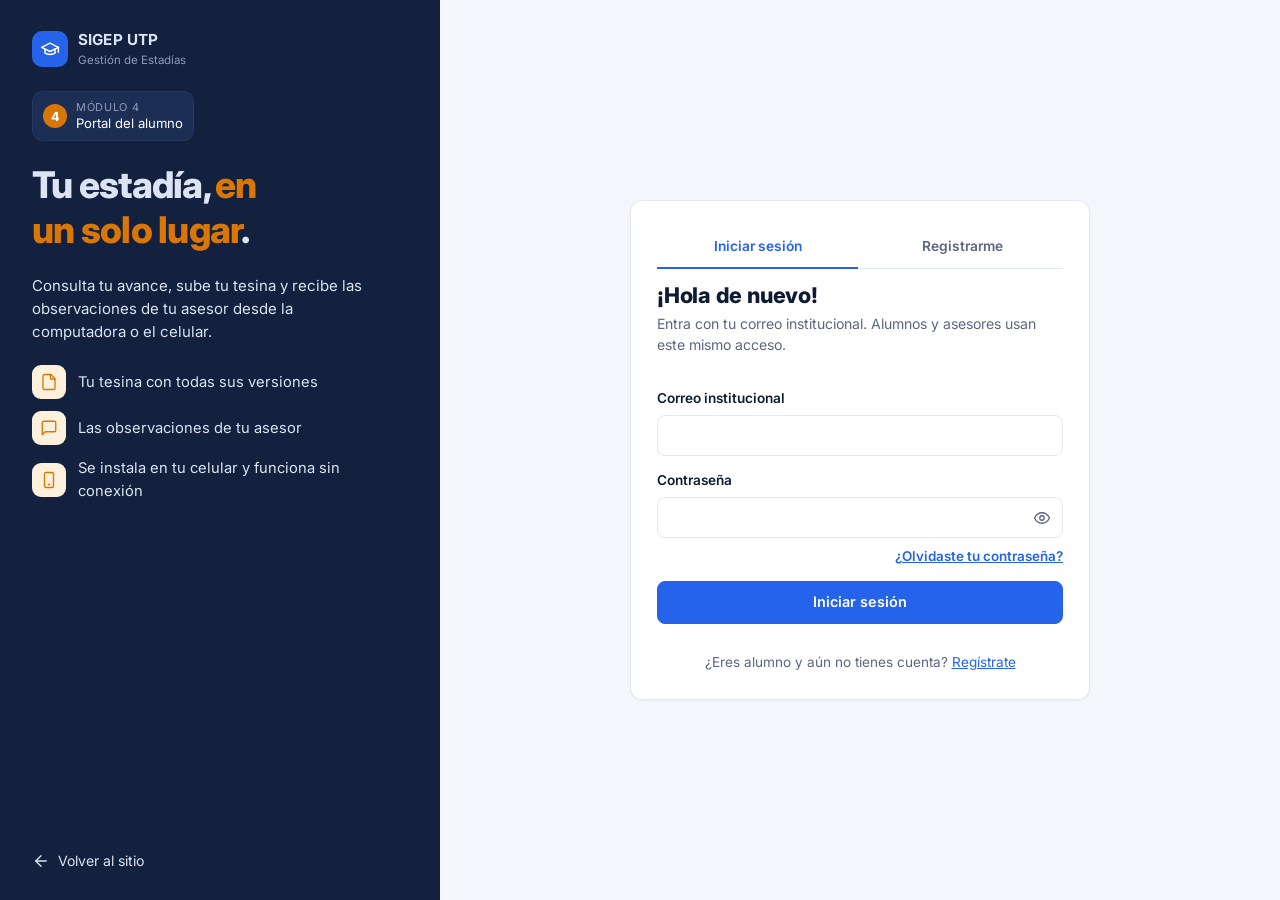
<file: asesor.html>
<!doctype html>
<html lang="es-MX">
<head>
  <meta charset="utf-8">
  <meta name="viewport" content="width=device-width, initial-scale=1, viewport-fit=cover">
  <title>Revisión de tesinas · SIGEP UTP</title>
  <meta name="description" content="Panel del asesor: revisa las versiones de la tesina de tus alumnos y deja observaciones.">
  <meta name="color-scheme" content="light dark">

  <!-- Aplicación web progresiva -->
  <link rel="manifest" href="manifest.webmanifest">
  <meta name="theme-color" content="#13213F">
  <meta name="apple-mobile-web-app-title" content="Estadías">
  <link rel="icon" href="icons/icon.svg" type="image/svg+xml">
  <link rel="icon" href="icons/favicon-32.png" sizes="32x32" type="image/png">
  <link rel="apple-touch-icon" href="icons/apple-touch-icon.png">

  <!-- Diseño común SIGEP UTP (misma URL de tipografías que sw.js) -->
  <link rel="preconnect" href="https://fonts.googleapis.com">
  <link rel="preconnect" href="https://fonts.gstatic.com" crossorigin>
  <link rel="stylesheet" crossorigin href="https://fonts.googleapis.com/css2?family=Inter:wght@400;500;600;700;800&amp;family=JetBrains+Mono:wght@400;500&amp;display=swap">
  <link rel="stylesheet" href="css/sigep.css">
  <link rel="stylesheet" href="css/portal.css">

  <!-- Comportamiento -->
  <script src="js/sigep.js" defer></script>
  <script src="js/vendor/supabase.js" defer></script>
  <script src="js/config.js" defer></script>
  <script src="js/toast.js" defer></script>
  <script src="js/cache-api.js" defer></script>
  <script src="js/auth.js" defer></script>
  <script src="js/tesina.js" defer></script>
  <script src="js/push.js" defer></script>
  <script src="js/panel.js" defer></script>
  <script src="js/documento.js" defer></script>
  <script src="js/prerevision.js" defer></script>
  <script src="js/comparar.js" defer></script>
  <script src="js/visor.js" defer></script>
  <script src="js/voz.js" defer></script>
  <script src="js/asesor.js" defer></script>
  <script src="js/pwa.js" defer></script>
</head>
<body data-modulo="4">
<a class="skip" href="#contenido">Saltar al contenido</a>

<div class="shell">
  <!-- ================= MENÚ LATERAL ================= -->
  <aside class="side">
    <div class="side-head"><a class="logo" href="#alumnos"><span class="logo-mark"><i data-ic="cap" data-s="20"></i></span><span><b>SIGEP UTP</b><small>Gestión de Estadías</small></span></a></div>
    <div class="module-pill"><span class="n">4</span><span><small>Módulo 4</small>Revisión de tesinas</span></div>
    <div class="side-label">Menú</div>
    <nav class="side-nav" aria-label="Menú del asesor">
      <a href="#alumnos"><i data-ic="users"></i>Mis alumnos<span class="count" id="cuenta-alumnos">0</span></a>
      <a href="#revisar"><i data-ic="clipboard"></i>Por revisar<span class="count alert" id="cuenta-revisar" hidden></span></a>
      <a href="#" class="pronto" data-nombre="Citas de asesoría"><i data-ic="calendar"></i>Citas de asesoría<span class="count">Pronto</span></a>
      <a href="#perfil"><i data-ic="user"></i>Mi perfil</a>
    </nav>
    <div class="side-foot">
      <a href="./"><i data-ic="arrowL"></i>Portal SIGEP</a>
      <button class="side-out" type="button"><i data-ic="logout"></i>Cerrar sesión</button>
    </div>
  </aside>
  <div class="scrim"></div>

  <div class="main">
    <!-- ================= BARRA SUPERIOR ================= -->
    <header class="topbar">
      <button class="burger" type="button" aria-label="Abrir menú"><i data-ic="menu"></i></button>
      <div class="crumb">SIGEP UTP / Módulo 4 / <b id="crumb-actual">Mis alumnos</b></div>
      <div class="top-actions">
        <span class="chip warn estado-red" id="estado-red">Sin conexión</span>
        <a class="icon-btn" href="#revisar" aria-label="Versiones por revisar" title="Versiones por revisar"><i data-ic="bell"></i><span class="dot" id="dot-revisar" hidden></span></a>
        <span class="avatar solid" id="avatar" aria-hidden="true">··</span>
      </div>
    </header>

    <main class="content" id="contenido" tabindex="-1">

      <!-- ================= MIS ALUMNOS ================= -->
      <section class="vista" data-vista="alumnos" data-titulo="Mis alumnos" aria-labelledby="t-alumnos">
        <div class="page-h">
          <div><h1 id="t-alumnos">Mis alumnos</h1><p class="sub" id="alumnos-sub">Cargando…</p></div>
          <a class="btn" href="#revisar"><i data-ic="clipboard"></i>Revisar entregas</a>
        </div>
        <p class="help warn" id="aviso-cache" hidden></p>
        <div class="stats" id="alumnos-stats"></div>
        <div class="table-wrap">
          <table class="tbl">
            <thead><tr><th>Alumno</th><th>Nivel</th><th>Versiones</th><th>Última versión</th><th></th></tr></thead>
            <tbody id="tabla-alumnos"></tbody>
          </table>
        </div>
      </section>

      <!-- ================= POR REVISAR ================= -->
      <section class="vista" data-vista="revisar" data-titulo="Por revisar" aria-labelledby="t-revisar" hidden>
        <div class="page-h"><div><h1 id="t-revisar">Por revisar</h1><p class="sub">Versiones de tesina que esperan tus observaciones.</p></div></div>
        <div class="card"><div class="rows" id="lista-revisar"></div></div>
      </section>

      <!-- ================= DETALLE DE UN ALUMNO (#alumno/<id>) ================= -->
      <section class="vista" data-vista="alumno" data-menu="alumnos" data-titulo="Tesina del alumno" aria-labelledby="t-alumno" hidden>
        <a class="btn out sm" href="#alumnos" style="margin-bottom:14px"><i data-ic="arrowL" data-s="16"></i>Mis alumnos</a>
        <div class="page-h"><div><h1 id="t-alumno">Alumno</h1><p class="sub" id="alumno-sub"></p></div></div>
        <div class="help"><i data-ic="info"></i><span>Usa <b>Comparar</b> para ver solo lo que cambió desde la versión anterior y <b>Anotar</b> para dejar notas en el lugar exacto del documento. Escribe tus observaciones o graba una nota de voz y, si corresponde, marca la versión como <b>Aprobada</b> o <b>Requiere corrección</b>. El alumno lo verá en su portal.</span></div>
        <ul class="versiones" id="alumno-versiones"></ul>
      </section>

      <!-- ================= MI PERFIL ================= -->
      <section class="vista" data-vista="perfil" data-titulo="Mi perfil" aria-labelledby="t-perfil" hidden>
        <div class="page-h"><div><h1 id="t-perfil">Mi perfil</h1><p class="sub">Tus datos de asesor.</p></div></div>
        <div class="stack">
          <div class="card" id="perfil-detalle"></div>
          <div class="card">
            <div class="card-h"><h2>Cambiar contraseña</h2><span class="ic-box" style="margin:0"><i data-ic="key"></i></span></div>
            <div data-cambiar-contrasena></div>
          </div>
          <div class="card">
            <div class="card-h"><h2>Notificaciones</h2><span class="chip info">Push API</span></div>
            <p class="small muted" style="margin-bottom:10px">Te avisamos en este dispositivo, aunque la app esté cerrada, cuando uno de tus alumnos suba una versión nueva de su tesina.</p>
            <div data-notificaciones></div>
          </div>
          <div class="card">
            <div class="card-h"><h2>Datos guardados en este dispositivo</h2><span class="chip info">Cache API</span></div>
            <p class="small muted" style="margin-bottom:10px">Los datos de tus alumnos se guardan en la caché del navegador para consultarlos sin conexión. Se borran al cerrar sesión.</p>
            <div id="panel-cache"></div>
            <div class="toolbar" style="margin:14px 0 0">
              <button class="btn out sm" type="button" id="btn-actualizar"><i data-ic="history" data-s="16"></i>Actualizar datos</button>
              <button class="btn danger sm" type="button" id="btn-borrar-cache"><i data-ic="trash" data-s="16"></i>Borrar datos guardados</button>
            </div>
          </div>
        </div>
      </section>
    </main>
  </div>
</div>

<!-- Zona de avisos emergentes (la llena js/toast.js) -->
<div class="toast-region" id="toast-region" role="status" aria-live="polite"></div>
</body>
</html>
</file>
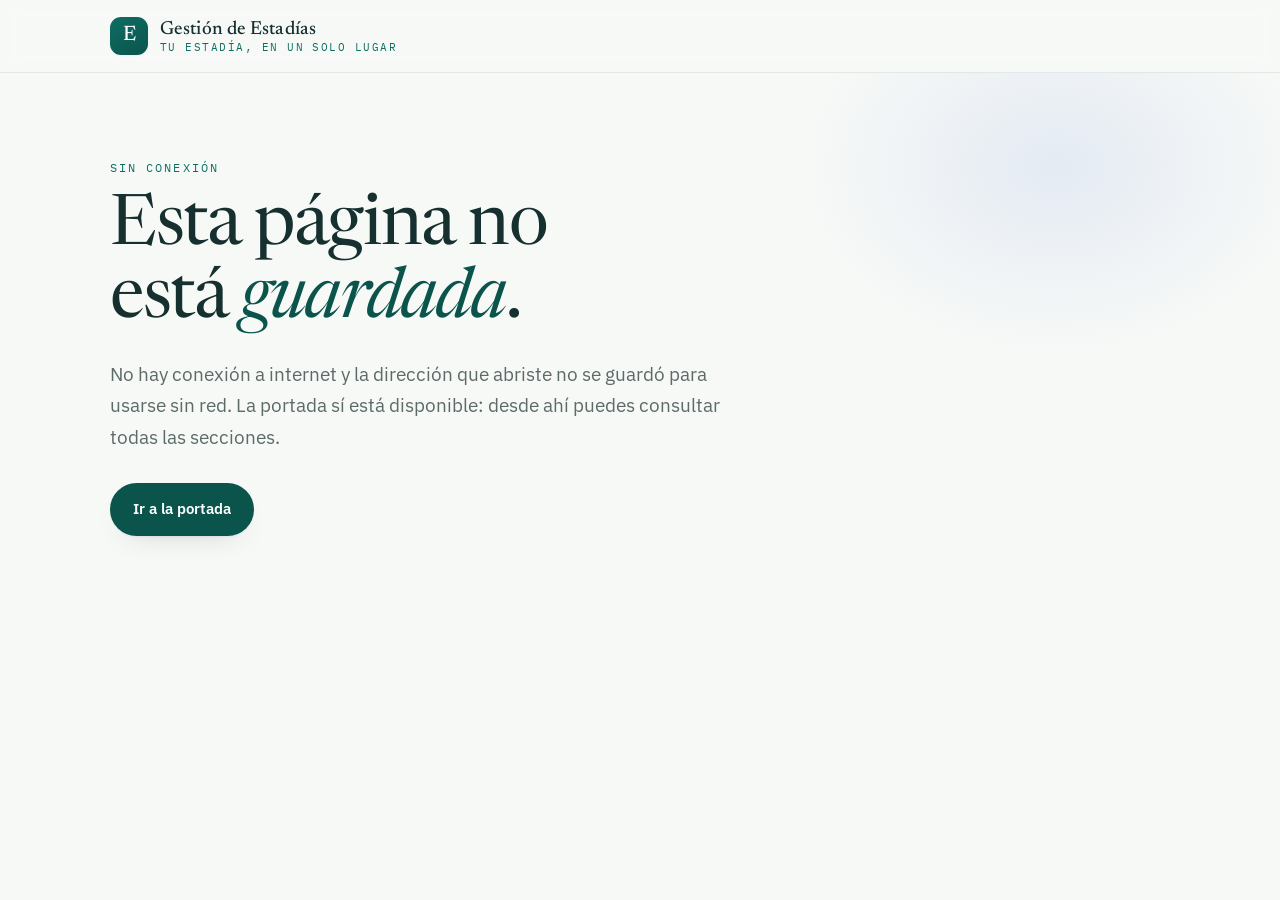
<file: offline.html>
<!doctype html>
<html lang="es-MX">
<head>
  <meta charset="utf-8">
  <meta name="viewport" content="width=device-width, initial-scale=1, viewport-fit=cover">
  <title>Sin conexión · Gestión de Estadías</title>
  <meta name="color-scheme" content="light dark">
  <meta name="theme-color" content="#0f6e63">
  <link rel="icon" href="icons/icon.svg" type="image/svg+xml">

  <!-- Misma URL que en index.html: el service worker ya la tiene guardada -->
  <link rel="stylesheet" crossorigin href="https://fonts.googleapis.com/css2?family=IBM+Plex+Mono:wght@400;500;600&amp;family=IBM+Plex+Sans:wght@400;500;600;700&amp;family=Newsreader:ital,opsz,wght@0,6..72,300;0,6..72,400;0,6..72,500;1,6..72,300;1,6..72,400&amp;display=swap">
  <link rel="stylesheet" href="css/variables.css">
  <link rel="stylesheet" href="css/base.css">
  <link rel="stylesheet" href="css/layout.css">
  <link rel="stylesheet" href="css/components.css">
  <link rel="stylesheet" href="css/responsive.css">
</head>
<body>
<!-- Página que muestra el service worker cuando no hay conexión
     y la ruta pedida no está guardada. -->
<header class="site-head">
  <div class="wrap head-row">
    <a class="brand" href="./">
      <span class="mark" aria-hidden="true">E</span>
      <span class="brand-text">
        <span class="brand-name">Gestión de Estadías</span>
        <span class="brand-slogan">Tu estadía, en un solo lugar</span>
      </span>
    </a>
  </div>
</header>

<main class="hero">
  <div class="wrap">
    <p class="eyebrow">Sin conexión</p>
    <h1>Esta página no está <em>guardada</em>.</h1>
    <p class="lede">
      No hay conexión a internet y la dirección que abriste no se guardó para usarse sin red.
      La portada sí está disponible: desde ahí puedes consultar todas las secciones.
    </p>
    <div class="hero-actions">
      <a class="btn btn-primary" href="./">Ir a la portada</a>
    </div>
  </div>
</main>
</body>
</html>
</file>
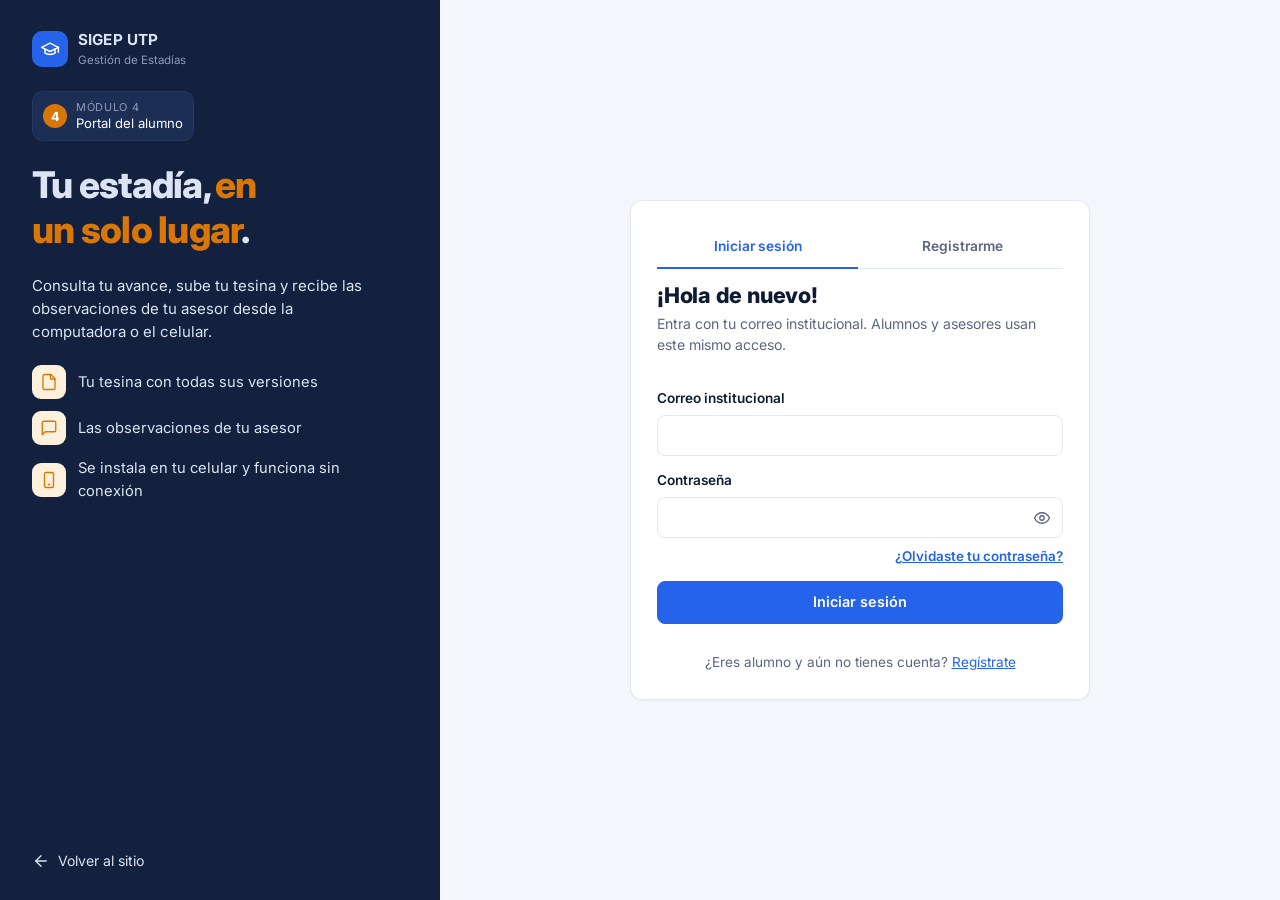
<file: portal.html>
<!doctype html>
<html lang="es-MX">
<head>
  <meta charset="utf-8">
  <meta name="viewport" content="width=device-width, initial-scale=1, viewport-fit=cover">
  <title>Acceso · Portal del alumno · SIGEP UTP</title>
  <meta name="description" content="Inicia sesión o regístrate en el Portal del alumno para consultar tu estadía y subir tu tesina.">
  <meta name="color-scheme" content="light dark">

  <!-- Aplicación web progresiva -->
  <link rel="manifest" href="manifest.webmanifest">
  <meta name="theme-color" content="#13213F">
  <meta name="apple-mobile-web-app-title" content="Estadías">
  <link rel="icon" href="icons/icon.svg" type="image/svg+xml">
  <link rel="icon" href="icons/favicon-32.png" sizes="32x32" type="image/png">
  <link rel="apple-touch-icon" href="icons/apple-touch-icon.png">

  <!-- Diseño común SIGEP UTP (misma URL de tipografías que sw.js) -->
  <link rel="preconnect" href="https://fonts.googleapis.com">
  <link rel="preconnect" href="https://fonts.gstatic.com" crossorigin>
  <link rel="stylesheet" crossorigin href="https://fonts.googleapis.com/css2?family=Inter:wght@400;500;600;700;800&amp;family=JetBrains+Mono:wght@400;500&amp;display=swap">
  <link rel="stylesheet" href="css/sigep.css">
  <link rel="stylesheet" href="css/portal.css">

  <!-- Comportamiento: diseño → Supabase → configuración → módulos -->
  <script src="js/sigep.js" defer></script>
  <script src="js/vendor/supabase.js" defer></script>
  <script src="js/config.js" defer></script>
  <script src="js/toast.js" defer></script>
  <script src="js/cache-api.js" defer></script>
  <script src="js/auth.js" defer></script>
  <script src="js/portal.js" defer></script>
  <script src="js/pwa.js" defer></script>
</head>
<body class="acceso" data-modulo="4">
<a class="skip" href="#acceso">Saltar al formulario</a>

<div class="acceso-shell">
  <!-- ================= PRESENTACIÓN ================= -->
  <aside class="acceso-info">
    <a class="logo" href="./"><span class="logo-mark"><i data-ic="cap" data-s="20"></i></span><span><b>SIGEP UTP</b><small>Gestión de Estadías</small></span></a>
    <div class="module-pill"><span class="n">4</span><span><small>Módulo 4</small>Portal del alumno</span></div>
    <h1>Tu estadía, <span>en un solo lugar</span>.</h1>
    <p>Consulta tu avance, sube tu tesina y recibe las observaciones de tu asesor desde la computadora o el celular.</p>
    <ul class="acceso-puntos">
      <li><span class="ic-box"><i data-ic="file"></i></span>Tu tesina con todas sus versiones</li>
      <li><span class="ic-box"><i data-ic="message"></i></span>Las observaciones de tu asesor</li>
      <li><span class="ic-box"><i data-ic="smartphone"></i></span>Se instala en tu celular y funciona sin conexión</li>
    </ul>
    <a class="acceso-volver" href="./"><i data-ic="arrowL"></i>Volver al sitio</a>
  </aside>

  <!-- ================= FORMULARIOS ================= -->
  <main class="acceso-main" id="acceso">
    <div class="card acceso-card">
      <p class="help warn" id="aviso-config" role="alert" hidden><i data-ic="alert"></i><span>El portal todavía no está conectado a la base de datos. Agrega los datos de Supabase en <code>js/config.js</code>.</span></p>

      <div class="tabs" role="tablist" aria-label="Acceso al portal" id="tabs">
        <button type="button" role="tab" id="tab-login" aria-controls="panel-login" aria-selected="true">Iniciar sesión</button>
        <button type="button" role="tab" id="tab-registro" aria-controls="panel-registro" aria-selected="false" tabindex="-1">Registrarme</button>
      </div>

      <!-- ============ INICIAR SESIÓN ============ -->
      <form class="form" id="panel-login" role="tabpanel" aria-labelledby="tab-login" novalidate>
        <div><h2>¡Hola de nuevo!</h2><p class="sub">Entra con tu correo institucional. Alumnos y asesores usan este mismo acceso.</p></div>

        <label class="field">Correo institucional
          <input id="login-correo" name="correo" type="email" autocomplete="username" inputmode="email" required>
          <span class="field-error" id="login-correo-error"></span>
        </label>

        <label class="field">Contraseña
          <span class="pass">
            <input id="login-password" name="password" type="password" autocomplete="current-password" required>
            <button type="button" class="ver-pass" aria-controls="login-password" aria-pressed="false" aria-label="Mostrar contraseña"><i data-ic="eye"></i></button>
          </span>
          <span class="field-error" id="login-password-error"></span>
        </label>
        <a class="olvido" href="#recuperar" data-ir="recuperar">¿Olvidaste tu contraseña?</a>

        <p class="help bad form-error" role="alert"></p>
        <button class="btn block" type="submit">Iniciar sesión</button>
        <p class="acceso-cambio">¿Eres alumno y aún no tienes cuenta? <a href="#registro" data-ir="registro">Regístrate</a></p>
      </form>

      <!-- ============ REGISTRO DE ALUMNO ============ -->
      <form class="form" id="panel-registro" role="tabpanel" aria-labelledby="tab-registro" novalidate hidden>
        <div><h2>Crea tu cuenta de alumno</h2><p class="sub">Regístrate con tus datos de estadía.</p></div>

        <label class="field">Nombre completo
          <input id="reg-nombre" name="nombre" type="text" autocomplete="name" maxlength="120" required>
          <span class="field-error" id="reg-nombre-error"></span>
        </label>

        <div class="form-fila">
          <label class="field">Matrícula
            <input id="reg-matricula" name="matricula" type="text" inputmode="numeric" autocomplete="off" maxlength="10" placeholder="10 dígitos" required>
            <span class="field-error" id="reg-matricula-error"></span>
          </label>
          <fieldset class="field">
            <legend>Nivel</legend>
            <div class="opciones">
              <label class="opcion"><input type="radio" name="nivel" value="TSU" required><span>TSU</span></label>
              <label class="opcion"><input type="radio" name="nivel" value="Ingeniería"><span>Ingeniería</span></label>
            </div>
            <span class="field-error" id="reg-nivel-error"></span>
          </fieldset>
        </div>

        <label class="field">Correo institucional
          <input id="reg-correo" name="correo" type="email" autocomplete="email" inputmode="email" required>
          <span class="field-error" id="reg-correo-error"></span>
        </label>

        <label class="field">Contraseña
          <span class="pass">
            <input id="reg-password" name="password" type="password" autocomplete="new-password" aria-describedby="reg-password-ayuda" required>
            <button type="button" class="ver-pass" aria-controls="reg-password" aria-pressed="false" aria-label="Mostrar contraseña"><i data-ic="eye"></i></button>
          </span>
          <small id="reg-password-ayuda">Mínimo 8 caracteres, con letras y números.</small>
          <span class="field-error" id="reg-password-error"></span>
        </label>

        <label class="field">Confirma tu contraseña
          <input id="reg-confirmar" name="confirmar" type="password" autocomplete="new-password" required>
          <span class="field-error" id="reg-confirmar-error"></span>
        </label>

        <p class="help bad form-error" role="alert"></p>
        <button class="btn block" type="submit">Crear cuenta</button>
        <p class="acceso-cambio">¿Ya tienes cuenta? <a href="#login" data-ir="login">Inicia sesión</a></p>
      </form>

      <!-- ============ RECUPERAR CONTRASEÑA (paso 1: pedir el correo) ============ -->
      <form class="form" id="panel-recuperar" novalidate hidden aria-labelledby="t-recuperar">
        <div><h2 id="t-recuperar">Recupera tu contraseña</h2><p class="sub">Escribe tu correo institucional y te enviaremos un enlace para crear una contraseña nueva.</p></div>

        <label class="field">Correo institucional
          <input id="rec-correo" name="correo" type="email" autocomplete="username" inputmode="email" required>
          <span class="field-error" id="rec-correo-error"></span>
        </label>

        <p class="help ok" id="rec-enviado" role="status" hidden><i data-ic="mail"></i><span>Listo. Si el correo está registrado, te llegará un enlace en unos minutos (revisa también la carpeta de spam). Si no te llega, pide a la coordinación de estadías que restablezca tu contraseña.</span></p>
        <p class="help bad form-error" role="alert"></p>
        <button class="btn block" type="submit">Enviar enlace</button>
        <p class="acceso-cambio"><a href="#login" data-ir="login">Volver a iniciar sesión</a></p>
      </form>

      <!-- ============ RECUPERAR CONTRASEÑA (paso 2: al abrir el enlace del correo) ============ -->
      <form class="form" id="panel-nueva" novalidate hidden aria-labelledby="t-nueva">
        <div><h2 id="t-nueva">Crea tu contraseña nueva</h2><p class="sub">Escríbela dos veces. Después entrarás directamente a tu panel.</p></div>

        <label class="field">Contraseña nueva
          <span class="pass">
            <input id="nueva-password" name="password" type="password" autocomplete="new-password" aria-describedby="nueva-password-ayuda" required>
            <button type="button" class="ver-pass" aria-controls="nueva-password" aria-pressed="false" aria-label="Mostrar contraseña"><i data-ic="eye"></i></button>
          </span>
          <small id="nueva-password-ayuda">Mínimo 8 caracteres, con letras y números.</small>
          <span class="field-error" id="nueva-password-error"></span>
        </label>

        <label class="field">Confirma tu contraseña nueva
          <input id="nueva-confirmar" name="confirmar" type="password" autocomplete="new-password" required>
          <span class="field-error" id="nueva-confirmar-error"></span>
        </label>

        <p class="help bad form-error" role="alert"></p>
        <button class="btn block" type="submit">Guardar contraseña</button>
      </form>
    </div>
  </main>
</div>

<!-- Zona de avisos emergentes (la llena js/toast.js) -->
<div class="toast-region" id="toast-region" role="status" aria-live="polite"></div>
</body>
</html>
</file>
<file: css/variables.css>
/* ==========================================================================
   variables.css — Tokens de diseño
   --------------------------------------------------------------------------
   Toda la paleta, la tipografía, los radios y las sombras salen de aquí.
   Ningún otro archivo escribe colores directamente: así el sitio conserva
   una paleta consistente en modo claro y en modo oscuro.

   Puntos de corte (se aplican en responsive.css; las variables CSS no
   funcionan dentro de @media, por eso solo se documentan aquí):
     Teléfonos    < 768 px   → estilos base (mobile first)
     Tabletas     ≥ 768 px
     Laptops      ≥ 1024 px
     Escritorio   ≥ 1280 px
   ========================================================================== */

:root {
  /* ---------- Identidad (no cambia con el tema) ---------- */
  --brand: #0f6e63;
  --brand-deep: #0a544c;
  --on-brand: #ffffff;

  /* ---------- Acceso al portal (azul marino del diseño SIGEP UTP) ---------- */
  --sigep: #13213f;
  --on-sigep: #ffffff;

  /* ---------- Texto ---------- */
  --ink: #16302f;          /* títulos y texto principal */
  --ink-2: #2e4a47;        /* texto de listas y tarjetas */
  --muted: #5c6b68;        /* texto secundario */
  --faint: #61726d;        /* etiquetas y pies de foto (contraste AA) */

  /* ---------- Acento ---------- */
  --accent: #0f6e63;
  --accent-deep: #0a544c;
  --accent-soft: #e2efeb;
  --on-accent: #ffffff;

  /* ---------- Superficies y líneas ---------- */
  --page: #f7f9f7;
  --surface: #ffffff;
  --surface-2: #f2f6f3;
  --line: #e2e8e5;
  --line-strong: #cfdad5;
  --sage: #cfe3da;
  --peri: #dce4f2;

  /* ---------- Estados de un documento ---------- */
  --ok-bg: #dcebe1;   --ok-fg: #2f6b4c;    /* Aprobado */
  --rev-bg: #faecd2;  --rev-fg: #8a5e12;   /* En revisión */
  --fix-bg: #f7dedb;  --fix-fg: #9e4231;   /* Requiere corrección */
  --pen-bg: #e6eae8;  --pen-fg: #56655f;   /* Pendiente */

  /* ---------- Superficie invertida (avisos emergentes) ---------- */
  --inverse-bg: #16302f;
  --inverse-ink: #eef4f1;
  --inverse-accent: #8bdccd;

  /* ---------- Pie de página (siempre oscuro) ---------- */
  --foot-bg: #112625;
  --foot-ink: #dfe9e5;
  --foot-strong: #ffffff;
  --foot-muted: #a9c0ba;
  --foot-faint: #8fa8a2;
  --foot-accent: #7fc7b8;
  --foot-chip: rgba(255, 255, 255, .07);
  --foot-chip-hover: rgba(255, 255, 255, .16);
  --foot-line: rgba(255, 255, 255, .12);

  /* ---------- Sombras ---------- */
  --shadow: 0 1px 2px rgba(18, 44, 42, .05), 0 12px 30px -18px rgba(18, 44, 42, .28);
  --shadow-lg: 0 2px 4px rgba(18, 44, 42, .05), 0 30px 60px -30px rgba(18, 44, 42, .38);

  /* ---------- Tipografía ---------- */
  --serif: "Newsreader", Georgia, "Times New Roman", serif;
  --sans: "IBM Plex Sans", "Segoe UI", system-ui, -apple-system, sans-serif;
  --mono: "IBM Plex Mono", ui-monospace, Consolas, monospace;

  --fs-h1: clamp(38px, 6.6vw, 70px);
  --fs-h2: clamp(30px, 4.4vw, 44px);
  --fs-lede: clamp(17px, 2vw, 19px);
  --fs-tagline: clamp(20px, 2.8vw, 26px);

  /* ---------- Espaciado y forma ---------- */
  --max-width: 1140px;
  --gutter: clamp(16px, 4vw, 40px);
  --header-h: 64px;
  --band-pad: clamp(56px, 8vw, 104px);
  --radius: 14px;
  --radius-lg: 18px;
  --pill: 999px;
}

/* ---------- Modo oscuro: sigue la preferencia del sistema ---------- */
@media (prefers-color-scheme: dark) {
  :root:not([data-theme="light"]) {
    --ink: #e8efec;
    --ink-2: #cdd9d5;
    --muted: #9aaea8;
    --faint: #8a9c97;

    --accent: #63c6b5;
    --accent-deep: #8bdccd;
    --accent-soft: #14302c;
    --on-accent: #0d1514;

    --page: #0d1514;
    --surface: #14201f;
    --surface-2: #182726;
    --line: #25352f;
    --line-strong: #32453f;
    --sage: #1d3b36;
    --peri: #1f2c3c;

    --ok-bg: #16311f;   --ok-fg: #8fd5a8;
    --rev-bg: #33270f;  --rev-fg: #e9c078;
    --fix-bg: #37201b;  --fix-fg: #eda595;
    --pen-bg: #20302d;  --pen-fg: #9aaea8;

    --inverse-bg: #e8efec;
    --inverse-ink: #10201e;
    --inverse-accent: #0a544c;

    --foot-bg: #081110;

    --shadow: 0 1px 2px rgba(0, 0, 0, .4), 0 12px 30px -18px rgba(0, 0, 0, .7);
    --shadow-lg: 0 2px 4px rgba(0, 0, 0, .4), 0 30px 60px -30px rgba(0, 0, 0, .8);
  }
}

/* ---------- Modo oscuro forzado (data-theme="dark" en <html>) ---------- */
:root[data-theme="dark"] {
  --ink: #e8efec;
  --ink-2: #cdd9d5;
  --muted: #9aaea8;
  --faint: #8a9c97;

  --accent: #63c6b5;
  --accent-deep: #8bdccd;
  --accent-soft: #14302c;
  --on-accent: #0d1514;

  --page: #0d1514;
  --surface: #14201f;
  --surface-2: #182726;
  --line: #25352f;
  --line-strong: #32453f;
  --sage: #1d3b36;
  --peri: #1f2c3c;

  --ok-bg: #16311f;   --ok-fg: #8fd5a8;
  --rev-bg: #33270f;  --rev-fg: #e9c078;
  --fix-bg: #37201b;  --fix-fg: #eda595;
  --pen-bg: #20302d;  --pen-fg: #9aaea8;

  --inverse-bg: #e8efec;
  --inverse-ink: #10201e;
  --inverse-accent: #0a544c;

  --foot-bg: #081110;

  --shadow: 0 1px 2px rgba(0, 0, 0, .4), 0 12px 30px -18px rgba(0, 0, 0, .7);
  --shadow-lg: 0 2px 4px rgba(0, 0, 0, .4), 0 30px 60px -30px rgba(0, 0, 0, .8);
}
</file>
<file: css/base.css>
/* ==========================================================================
   base.css — Reinicio mínimo, tipografía global y utilidades
   ========================================================================== */

*,
*::before,
*::after {
  box-sizing: border-box;
}

html {
  scroll-behavior: smooth;
  scroll-padding-top: calc(var(--header-h) + 20px);
  -webkit-text-size-adjust: 100%;
  text-size-adjust: 100%;
}

body {
  margin: 0;
  background: var(--page);
  color: var(--ink);
  font-family: var(--sans);
  font-size: 16px;
  line-height: 1.65;
  -webkit-font-smoothing: antialiased;
  text-rendering: optimizeLegibility;
}

img,
video {
  display: block;
  max-width: 100%;
  height: auto;
}

button {
  font: inherit;
  color: inherit;
}

a {
  color: var(--accent-deep);
  text-underline-offset: 3px;
}

:focus-visible {
  outline: 2px solid var(--accent);
  outline-offset: 3px;
  border-radius: 4px;
}

[hidden] {
  display: none !important;
}

/* ---------- Jerarquía tipográfica ---------- */
h1,
h2,
h3,
h4 {
  margin: 0;
  color: var(--ink);
  text-wrap: balance;
}

h2 {
  font-family: var(--serif);
  font-weight: 400;
  font-size: var(--fs-h2);
  line-height: 1.12;
  letter-spacing: -.01em;
  margin-bottom: 14px;
}

h3 {
  font-size: 18px;
  font-weight: 600;
  line-height: 1.3;
  letter-spacing: -.005em;
  margin-bottom: 8px;
}

/* Subtítulo en serif dentro de una sección */
.sub-title {
  font-family: var(--serif);
  font-weight: 400;
  font-size: 22px;
  margin-bottom: 18px;
}

/* Rótulo corto sobre los títulos de sección */
.eyebrow {
  font-family: var(--mono);
  font-size: 11.5px;
  letter-spacing: .18em;
  text-transform: uppercase;
  color: var(--accent);
  margin: 0 0 14px;
}

/* Párrafo introductorio */
.lede {
  font-size: var(--fs-lede);
  color: var(--muted);
  max-width: 62ch;
  margin: 0;
  text-wrap: pretty;
}

/* Nota breve al pie de un bloque */
.note {
  font-size: 15px;
  color: var(--muted);
  max-width: 62ch;
  margin: 22px 0 0;
}

/* ---------- Utilidades ---------- */
.wrap {
  width: 100%;
  max-width: var(--max-width);
  margin-inline: auto;
  padding-inline: var(--gutter);
}

/* Oculta visualmente sin quitarlo a los lectores de pantalla */
.visually-hidden {
  position: absolute !important;
  width: 1px;
  height: 1px;
  margin: -1px;
  padding: 0;
  overflow: hidden;
  clip: rect(0 0 0 0);
  white-space: nowrap;
  border: 0;
}

/* Enlace para saltar directo al contenido con el teclado */
.skip {
  position: absolute;
  left: -9999px;
  top: 0;
  z-index: 100;
  padding: 10px 16px;
  border-radius: 0 0 10px 0;
  background: var(--brand-deep);
  color: var(--on-brand);
}

.skip:focus {
  left: 0;
}
</file>
<file: css/layout.css>
/* ==========================================================================
   layout.css — Estructura de la página
   Encabezado · Menú de navegación · Secciones del cuerpo · Pie de página
   Estilos base para teléfono; los ajustes por dispositivo están en
   responsive.css.
   ========================================================================== */

/* ==========================================================================
   1. Encabezado
   ========================================================================== */
.site-head {
  position: sticky;
  top: 0;
  z-index: 50;
  padding-top: env(safe-area-inset-top, 0px);
  background: var(--page);
  background: color-mix(in srgb, var(--page) 88%, transparent);
  -webkit-backdrop-filter: blur(10px);
  backdrop-filter: blur(10px);
  border-bottom: 1px solid var(--line);
}

.head-row {
  display: flex;
  align-items: center;
  gap: 8px;
  min-height: var(--header-h);
}

/* ---------- Identidad: logotipo + nombre + lema ---------- */
.brand {
  display: flex;
  align-items: center;
  gap: 12px;
  min-width: 0;
  margin-right: auto;
  color: inherit;
  text-decoration: none;
}

.mark {
  flex: none;
  display: grid;
  place-items: center;
  width: 38px;
  height: 38px;
  border-radius: 11px;
  background: linear-gradient(150deg, var(--brand) 0%, var(--brand-deep) 100%);
  color: var(--on-brand);
  font-family: var(--serif);
  font-size: 21px;
  font-weight: 500;
  box-shadow: var(--shadow);
}

.brand-text {
  display: grid;
  line-height: 1.15;
}

.brand-name {
  font-family: var(--serif);
  font-size: 18px;
  font-weight: 500;
  letter-spacing: .1px;
  white-space: nowrap;
}

.brand-slogan {
  display: none; /* se muestra en pantallas medianas y grandes */
  font-family: var(--mono);
  font-size: 10.5px;
  letter-spacing: .14em;
  text-transform: uppercase;
  color: var(--accent);
}

/* ---------- Botones del encabezado (Instalar y Menú) ---------- */
.head-actions {
  display: flex;
  align-items: center;
  gap: 8px;
}

.head-btn {
  display: inline-flex;
  align-items: center;
  justify-content: center;
  gap: 8px;
  min-width: 40px;
  min-height: 40px;
  padding: 10px 12px;
  border: 1px solid var(--line-strong);
  border-radius: var(--pill);
  background: var(--surface);
  color: var(--ink);
  font: 600 13px/1 var(--sans);
  cursor: pointer;
  transition: border-color .15s, color .15s, background .15s;
}

.head-btn:hover {
  border-color: var(--accent);
  color: var(--accent-deep);
}

.head-btn svg {
  flex: none;
  width: 16px;
  height: 16px;
}

.install-btn {
  border-color: transparent;
  background: var(--accent-soft);
  color: var(--accent-deep);
}

/* Acceso al Portal del alumno: azul marino del diseño SIGEP UTP */
.portal-btn {
  border-color: transparent;
  background: var(--sigep);
  color: var(--on-sigep);
  text-decoration: none;
}

.portal-btn:hover {
  border-color: transparent;
  color: var(--on-sigep);
  filter: brightness(1.25);
}

/* En teléfono los botones solo muestran el ícono; el texto sigue
   disponible para lectores de pantalla. */
.head-btn .btn-label {
  position: absolute;
  width: 1px;
  height: 1px;
  overflow: hidden;
  clip: rect(0 0 0 0);
  white-space: nowrap;
}

/* Ícono de hamburguesa que se convierte en X al abrir el menú */
.burger {
  position: relative;
  display: block;
  width: 16px;
  height: 1.5px;
  background: currentColor;
  transition: background .15s;
}

.burger::before,
.burger::after {
  content: "";
  position: absolute;
  left: 0;
  width: 16px;
  height: 1.5px;
  background: currentColor;
  transition: transform .2s;
}

.burger::before { transform: translateY(-5px); }
.burger::after  { transform: translateY(5px); }

.menu-btn[aria-expanded="true"] .burger { background: transparent; }
.menu-btn[aria-expanded="true"] .burger::before { transform: rotate(45deg); }
.menu-btn[aria-expanded="true"] .burger::after  { transform: rotate(-45deg); }

/* ==========================================================================
   2. Menú de navegación
   En teléfono y tableta es un panel desplegable; en laptop y escritorio
   se muestra en línea (ver responsive.css).
   ========================================================================== */
.nav {
  display: none;
  position: absolute;
  top: 100%;
  left: 0;
  right: 0;
  max-height: calc(100vh - var(--header-h));
  max-height: calc(100dvh - var(--header-h));
  overflow-y: auto;
  padding: 10px var(--gutter) 18px;
  background: var(--surface);
  border-bottom: 1px solid var(--line);
  box-shadow: var(--shadow);
}

.nav.is-open {
  display: block;
}

.nav-list {
  display: grid;
  gap: 2px;
  margin: 0;
  padding: 0;
  list-style: none;
}

.nav-list a {
  display: block;
  padding: 12px 14px;
  border-radius: 10px;
  color: var(--muted);
  font-size: 15px;
  text-decoration: none;
  transition: color .15s, background .15s;
}

.nav-list a:hover {
  color: var(--ink);
  background: var(--surface-2);
}

.nav-list a.is-current {
  color: var(--accent-deep);
  background: var(--accent-soft);
  font-weight: 600;
}

/* ==========================================================================
   3. Cuerpo: secciones
   ========================================================================== */
.band {
  padding-block: var(--band-pad);
  border-top: 1px solid var(--line);
}

.band.alt {
  background: var(--surface-2);
}

.sec-head {
  max-width: 72ch;
  margin-bottom: clamp(34px, 5vw, 52px);
}

/* ==========================================================================
   4. Pie de página
   ========================================================================== */
.site-foot {
  padding-top: clamp(48px, 7vw, 76px);
  border-top: 1px solid var(--line);
  background: var(--foot-bg);
  color: var(--foot-ink);
}

.site-foot .brand {
  margin-bottom: 16px;
}

.site-foot .mark {
  box-shadow: none;
}

.site-foot .brand-name {
  color: var(--foot-strong);
}

.site-foot .brand-slogan {
  display: block;
  color: var(--foot-accent);
}

.foot-grid {
  display: grid;
  grid-template-columns: 1fr;
  gap: 36px;
}

.foot-title {
  margin: 0 0 16px;
  font-family: var(--mono);
  font-size: 11.5px;
  font-weight: 400;
  letter-spacing: .16em;
  line-height: 1.4;
  text-transform: uppercase;
  color: var(--foot-muted);
}

.foot-about {
  max-width: 34ch;
  margin: 0;
  color: var(--foot-muted);
  font-size: 14.5px;
}

.foot-links {
  display: grid;
  gap: 10px;
  margin: 0;
  padding: 0;
  list-style: none;
}

.foot-links a {
  color: var(--foot-ink);
  font-size: 14.5px;
  text-decoration: none;
}

.foot-links a:hover {
  color: var(--foot-strong);
  text-decoration: underline;
}

.social {
  display: flex;
  flex-wrap: wrap;
  gap: 10px;
}

.social a {
  display: grid;
  place-items: center;
  width: 40px;
  height: 40px;
  border-radius: 11px;
  background: var(--foot-chip);
  color: var(--foot-ink);
  transition: background .15s, transform .15s;
}

.social a:hover {
  background: var(--foot-chip-hover);
  transform: translateY(-2px);
}

.social svg {
  display: block;
  width: 19px;
  height: 19px;
  fill: currentColor;
}

.foot-note {
  margin: 14px 0 0;
  color: var(--foot-faint);
  font-size: 12px;
}

.foot-bottom {
  display: flex;
  flex-wrap: wrap;
  justify-content: space-between;
  gap: 8px 22px;
  margin-top: clamp(38px, 6vw, 58px);
  padding-block: 22px calc(22px + env(safe-area-inset-bottom, 0px));
  border-top: 1px solid var(--foot-line);
  color: var(--foot-faint);
  font-size: 13px;
}
</file>
<file: css/components.css>
/* ==========================================================================
   components.css — Componentes reutilizables de la interfaz
   Estilos base para teléfono; las columnas por dispositivo se definen en
   responsive.css.

   Índice
     1. Botones
     2. Portada (hero) e imagen principal
     3. Franja de cifras
     4. Paneles de comparación
     5. Tarjetas de roles
     6. Módulos
     7. Flujo y estados
     8. Video
     9. Arquitectura y especificaciones
    10. Línea de tiempo
    11. Aviso emergente (toast)
   ========================================================================== */

/* ---------- 1. Botones ---------- */
.btn {
  display: inline-flex;
  align-items: center;
  gap: 8px;
  padding: 13px 22px;
  border: 1px solid transparent;
  border-radius: var(--pill);
  font-size: 15px;
  font-weight: 600;
  text-decoration: none;
  cursor: pointer;
  transition: transform .15s, box-shadow .15s, background .15s, border-color .15s, color .15s;
}

.btn-primary {
  background: var(--accent-deep);
  color: var(--on-accent);
  box-shadow: var(--shadow);
}

.btn-primary:hover {
  transform: translateY(-1px);
  box-shadow: var(--shadow-lg);
}

/* Botón hacia el Portal del alumno, con el azul marino del diseño SIGEP UTP */
.btn-vivo-portal {
  background: var(--sigep);
  color: var(--on-sigep);
  box-shadow: var(--shadow);
}

.btn-vivo-portal:hover {
  filter: brightness(1.25);
  transform: translateY(-1px);
}

.btn-ghost {
  background: var(--surface);
  border-color: var(--line-strong);
  color: var(--ink);
}

.btn-ghost:hover {
  border-color: var(--accent);
  color: var(--accent-deep);
}

/* ---------- 2. Portada (hero) ---------- */
.hero {
  position: relative;
  isolation: isolate;
  overflow: hidden;
  padding-block: clamp(40px, 7vw, 86px) clamp(30px, 5vw, 56px);
}

/* Halo de color decorativo detrás del título */
.hero::after {
  content: "";
  position: absolute;
  inset: auto -10% 32% 55%;
  z-index: -1;
  height: 520px;
  background: radial-gradient(closest-side, var(--peri), transparent 72%);
  opacity: .7;
  pointer-events: none;
}

.hero h1 {
  max-width: 16ch;
  margin-bottom: 20px;
  font-family: var(--serif);
  font-size: var(--fs-h1);
  font-weight: 400;
  line-height: 1.05;
  letter-spacing: -.018em;
}

.hero h1 em {
  font-style: italic;
  color: var(--accent-deep);
}

.tagline {
  margin: 0 0 18px;
  font-family: var(--serif);
  font-size: var(--fs-tagline);
  font-style: italic;
  color: var(--accent-deep);
}

.hero .lede {
  max-width: 58ch;
}

.hero-actions {
  display: flex;
  flex-wrap: wrap;
  gap: 12px;
  margin-top: 30px;
}

.hero-figure {
  margin: clamp(34px, 5vw, 56px) 0 0;
}

.hero-figure img {
  width: 100%;
  border: 1px solid var(--line);
  border-radius: var(--radius-lg);
  background: var(--surface);
  box-shadow: var(--shadow-lg);
}

figcaption {
  margin-top: 12px;
  font-family: var(--mono);
  font-size: 12px;
  letter-spacing: .02em;
  color: var(--faint);
}

/* ---------- 3. Franja de cifras ---------- */
.stat-strip {
  display: grid;
  grid-template-columns: repeat(2, 1fr);
  gap: 1px;
  margin: clamp(34px, 5vw, 52px) 0 0;
  overflow: hidden;
  border: 1px solid var(--line);
  border-radius: var(--radius);
  background: var(--line);
}

.stat {
  padding: 18px;
  background: var(--surface);
}

.stat b {
  display: block;
  font-family: var(--serif);
  font-size: 30px;
  font-weight: 400;
  line-height: 1.1;
  color: var(--accent-deep);
}

.stat span {
  font-size: 13.5px;
  color: var(--muted);
}

/* ---------- 4. Paneles de comparación ---------- */
.compare {
  display: grid;
  grid-template-columns: 1fr;
  gap: 20px;
}

.panel {
  padding: 24px;
  border: 1px solid var(--line);
  border-radius: var(--radius);
  background: var(--surface);
}

.panel.now {
  border-style: dashed;
  background: transparent;
}

.panel h3 {
  margin-bottom: 18px;
  font-family: var(--mono);
  font-size: 12px;
  font-weight: 600;
  letter-spacing: .16em;
  text-transform: uppercase;
  color: var(--muted);
}

.panel.next h3 {
  color: var(--accent);
}

.panel ul {
  display: grid;
  gap: 13px;
  margin: 0;
  padding: 0;
  list-style: none;
}

.panel li {
  display: grid;
  grid-template-columns: 22px 1fr;
  gap: 10px;
  font-size: 15.5px;
  color: var(--ink-2);
}

.panel li::before {
  content: "—";
  font-family: var(--mono);
  color: var(--faint);
}

.panel.next li::before {
  content: "✓";
  font-weight: 700;
  color: var(--accent);
}

/* ---------- 5. Tarjetas de roles ---------- */
.cards {
  display: grid;
  grid-template-columns: 1fr;
  gap: 20px;
}

.card {
  display: flex;
  flex-direction: column;
  padding: 26px 22px;
  border: 1px solid var(--line);
  border-radius: var(--radius);
  background: var(--surface);
}

.card .tag {
  margin-bottom: 14px;
  font-family: var(--mono);
  font-size: 11px;
  letter-spacing: .16em;
  text-transform: uppercase;
  color: var(--accent);
}

.card h3 {
  margin-bottom: 6px;
  font-family: var(--serif);
  font-size: 25px;
  font-weight: 400;
}

.card .who {
  margin: 0 0 18px;
  font-size: 14px;
  color: var(--muted);
}

.card ul {
  display: grid;
  gap: 10px;
  margin: 0 0 22px;
  padding: 0;
  list-style: none;
  font-size: 15px;
  color: var(--ink-2);
}

.card li {
  position: relative;
  padding-left: 18px;
}

.card li::before {
  content: "";
  position: absolute;
  left: 0;
  top: .62em;
  width: 7px;
  height: 7px;
  border-radius: 2px;
  background: var(--sage);
}

.card .device {
  margin: auto 0 0;
  padding-top: 16px;
  border-top: 1px solid var(--line);
  font-family: var(--mono);
  font-size: 11.5px;
  letter-spacing: .08em;
  text-transform: uppercase;
  color: var(--faint);
}

/* ---------- 6. Módulos ---------- */
.modules {
  display: grid;
  grid-template-columns: 1fr;
  gap: 1px;
  overflow: hidden;
  border: 1px solid var(--line);
  border-radius: var(--radius);
  background: var(--line);
}

.module {
  padding: 22px;
  background: var(--surface);
}

.module h3 {
  margin-bottom: 6px;
  font-size: 16.5px;
}

.module p {
  margin: 0;
  font-size: 14.5px;
  color: var(--muted);
}

/* ---------- 7. Flujo de un documento y estados ---------- */
.flow {
  display: grid;
  grid-template-columns: 1fr;
  gap: 28px;
  margin: 0;
  padding: 0;
  list-style: none;
}

.step {
  padding-top: 22px;
  border-top: 2px solid var(--accent);
}

.step .n {
  display: block;
  margin-bottom: 10px;
  font-family: var(--mono);
  font-size: 12px;
  letter-spacing: .12em;
  color: var(--accent);
}

.step h3 {
  font-family: var(--serif);
  font-size: 22px;
  font-weight: 400;
}

.step p {
  margin: 0;
  font-size: 15px;
  color: var(--muted);
}

.states {
  display: flex;
  flex-wrap: wrap;
  align-items: center;
  gap: 10px;
  margin: 34px 0 0;
  padding: 0;
  list-style: none;
}

.states .label {
  margin-right: 4px;
  font-family: var(--mono);
  font-size: 11.5px;
  letter-spacing: .14em;
  text-transform: uppercase;
  color: var(--faint);
}

.pill {
  padding: 6px 13px;
  border-radius: var(--pill);
  font-size: 13px;
  font-weight: 600;
}

.pill.pen { background: var(--pen-bg); color: var(--pen-fg); }
.pill.rev { background: var(--rev-bg); color: var(--rev-fg); }
.pill.ok  { background: var(--ok-bg);  color: var(--ok-fg); }
.pill.fix { background: var(--fix-bg); color: var(--fix-fg); }

/* ---------- 8. Video ---------- */
.video-wrap {
  overflow: hidden;
  border: 1px solid var(--line);
  border-radius: var(--radius-lg);
  background: var(--surface);
  box-shadow: var(--shadow-lg);
}

.video-wrap video {
  width: 100%;
  aspect-ratio: 16 / 9;
  background: var(--surface-2);
}

.video-notes {
  display: grid;
  grid-template-columns: 1fr;
  gap: 18px;
  margin: 26px 0 0;
  padding: 0;
  list-style: none;
}

.video-notes li {
  font-size: 14.5px;
  color: var(--muted);
}

.video-notes b {
  display: block;
  margin-bottom: 4px;
  font-size: 14px;
  color: var(--ink);
}

/* ---------- 9. Arquitectura y especificaciones ---------- */
.split {
  display: grid;
  grid-template-columns: 1fr;
  gap: clamp(36px, 4vw, 48px);
  align-items: start;
}

.stack {
  display: grid;
}

.layer {
  padding: 16px 20px;
  border: 1px solid var(--line);
  border-radius: 12px;
  background: var(--surface);
  box-shadow: var(--shadow);
}

.layer b {
  display: block;
  font-size: 15px;
}

.layer span {
  font-size: 13.5px;
  color: var(--muted);
}

/* Capa dividida en dos (Navegador | Capacitor) */
.layer-row {
  display: grid;
  grid-template-columns: 1fr 1fr;
  gap: 14px;
}

/* Conector vertical entre capas */
.conn {
  width: 2px;
  height: 26px;
  margin-inline: auto;
  background: var(--line-strong);
}

.specs {
  display: grid;
  margin: 0;
  padding: 0;
  list-style: none;
}

.specs li {
  display: grid;
  grid-template-columns: 1fr;
  gap: 2px;
  align-items: baseline;
  padding: 14px 0;
  border-bottom: 1px solid var(--line);
  font-size: 15px;
}

.specs li:first-child {
  border-top: 1px solid var(--line);
}

.specs .k {
  font-family: var(--mono);
  font-size: 11.5px;
  letter-spacing: .12em;
  text-transform: uppercase;
  color: var(--faint);
}

.specs .v {
  color: var(--ink-2);
}

.specs + .sub-title {
  margin-top: 34px;
}

/* ---------- 10. Línea de tiempo ---------- */
.stages-title {
  margin: clamp(38px, 5vw, 56px) 0 0;
  font-size: 24px;
}

.timeline {
  display: grid;
  margin: 26px 0 0;
  padding: 0;
  list-style: none;
}

.timeline li {
  display: grid;
  grid-template-columns: 1fr;
  gap: 2px;
  align-items: baseline;
  padding: 15px 0;
  border-top: 1px solid var(--line);
}

.timeline li:last-child {
  border-bottom: 1px solid var(--line);
}

.timeline time {
  font-family: var(--mono);
  font-size: 12.5px;
  letter-spacing: .04em;
  color: var(--accent);
}

.timeline span {
  font-size: 15.5px;
  color: var(--ink-2);
}

/* ---------- 11. Aviso emergente (toast) ---------- */
.toast-region {
  position: fixed;
  left: 50%;
  bottom: calc(16px + env(safe-area-inset-bottom, 0px));
  z-index: 80;
  width: min(440px, calc(100% - 2 * var(--gutter)));
  transform: translateX(-50%);
  pointer-events: none;
}

.toast {
  display: flex;
  align-items: center;
  gap: 6px 14px;
  padding: 12px 10px 12px 18px;
  border-radius: var(--radius);
  background: var(--inverse-bg);
  color: var(--inverse-ink);
  box-shadow: var(--shadow-lg);
  pointer-events: auto;
  animation: toast-in .25s ease-out;
}

.toast.is-leaving {
  opacity: 0;
  transform: translateY(8px);
  transition: opacity .2s, transform .2s;
}

.toast-msg {
  flex: 1;
  margin: 0;
  font-size: 14.5px;
  line-height: 1.45;
}

.toast-action,
.toast-close {
  flex: none;
  min-height: 36px;
  border: 0;
  border-radius: var(--pill);
  background: transparent;
  cursor: pointer;
}

.toast-action {
  padding: 0 12px;
  color: var(--inverse-accent);
  font-weight: 700;
  font-size: 14px;
}

.toast-close {
  width: 36px;
  color: inherit;
  font-size: 20px;
  line-height: 1;
  opacity: .7;
}

.toast-action:hover,
.toast-close:hover {
  background: rgba(127, 127, 127, .18);
  opacity: 1;
}

@keyframes toast-in {
  from { opacity: 0; transform: translateY(12px); }
  to   { opacity: 1; transform: none; }
}
</file>
<file: css/responsive.css>
/* ==========================================================================
   responsive.css — Adaptación a cada tipo de dispositivo
   --------------------------------------------------------------------------
   El sitio se escribe "mobile first": los estilos de layout.css y
   components.css ya son los del teléfono. Aquí solo se agregan los
   cambios a partir de cada ancho mínimo.

     Pequeños     < 390 px   → encabezado compacto; < 360 px, una columna
     Teléfonos    < 768 px   → estilos base (1 columna, menú desplegable)
     Tabletas     ≥ 768 px   → 2 columnas, menú desplegable en 2 columnas
     Laptops      ≥ 1024 px  → menú en línea, 3 y 4 columnas
     Escritorio   ≥ 1280 px  → lema visible, módulos en 4 columnas
   ========================================================================== */

/* ==========================================================================
   Teléfonos pequeños (< 390 px)
   ========================================================================== */
@media (max-width: 389.98px) {
  /* El nombre y los tres botones del encabezado caben sin encimarse */
  .brand { gap: 10px; }
  .brand-name { font-size: 16px; }
  .mark { width: 34px; height: 34px; font-size: 19px; }
  .head-actions { gap: 6px; }
}

@media (max-width: 359.98px) {
  .stat-strip { grid-template-columns: 1fr; }
  .hero-actions .btn { flex: 1 1 100%; justify-content: center; }
}

/* ==========================================================================
   Tabletas (≥ 768 px)
   ========================================================================== */
@media (min-width: 768px) {
  :root { --header-h: 68px; }

  /* Encabezado: el lema y el texto de los botones ya caben */
  .brand-name { font-size: 19px; }
  .brand-slogan { display: block; }
  .head-btn { padding: 10px 14px; }
  .head-btn .btn-label {
    position: static;
    width: auto;
    height: auto;
    overflow: visible;
    clip: auto;
  }

  /* Menú desplegable en dos columnas */
  .nav-list { grid-template-columns: repeat(2, 1fr); gap: 4px 12px; }

  /* Cuerpo */
  .stat-strip { grid-template-columns: repeat(4, 1fr); }
  .stat { padding: 20px 22px; }
  .compare { grid-template-columns: repeat(2, 1fr); }
  .panel { padding: 26px; }
  .modules { grid-template-columns: repeat(2, 1fr); }
  .module { padding: 24px; }
  .flow { grid-template-columns: repeat(2, 1fr); gap: 32px 28px; }
  .video-notes { grid-template-columns: repeat(3, 1fr); }

  /* Tarjetas de rol: una por fila, con la lista a la derecha */
  .card {
    display: grid;
    grid-template-columns: minmax(0, 2fr) minmax(0, 3fr);
    grid-template-rows: auto auto 1fr auto;
    grid-template-areas:
      "tag    list"
      "title  list"
      "who    list"
      "device list";
    column-gap: 36px;
    padding: 30px;
  }
  .card .tag    { grid-area: tag; }
  .card h3      { grid-area: title; }
  .card .who    { grid-area: who; }
  .card ul      { grid-area: list; margin: 0; }
  .card .device { grid-area: device; margin: 18px 0 0; }

  /* Pares etiqueta / valor en dos columnas */
  .specs li { grid-template-columns: minmax(120px, 30%) 1fr; gap: 16px; }
  .timeline li { grid-template-columns: minmax(104px, 132px) 1fr; gap: 18px; }

  /* Pie de página */
  .foot-grid { grid-template-columns: repeat(2, 1fr); gap: 40px 36px; }
}

/* ==========================================================================
   Laptops (≥ 1024 px)
   ========================================================================== */
@media (min-width: 1024px) {
  /* Menú en línea: desaparece el botón «Menú» */
  .menu-btn { display: none; }
  .brand-slogan { display: none; } /* se libera espacio para el menú */
  .install-btn .btn-label,
  .portal-btn .btn-label {
    position: absolute;
    width: 1px;
    height: 1px;
    overflow: hidden;
    clip: rect(0 0 0 0);
  }
  .install-btn,
  .portal-btn { padding: 10px; }

  .nav {
    display: block;
    position: static;
    order: 1;
    max-height: none;
    overflow: visible;
    padding: 0;
    background: none;
    border: 0;
    box-shadow: none;
  }
  .head-actions { order: 2; }
  .nav-list { display: flex; gap: 2px; }
  .nav-list a {
    padding: 8px 10px;
    border-radius: var(--pill);
    font-size: 14px;
    white-space: nowrap;
  }

  /* Cuerpo */
  .cards { grid-template-columns: repeat(3, 1fr); }
  .card { display: flex; padding: 28px 26px; }
  .card ul { margin-bottom: 22px; }
  .card .device { margin-top: auto; }
  .modules { grid-template-columns: repeat(3, 1fr); }
  .flow { grid-template-columns: repeat(4, 1fr); gap: 22px; }
  .split { grid-template-columns: repeat(2, 1fr); }

  /* Pie de página en cuatro columnas */
  .foot-grid { grid-template-columns: 1.5fr 1fr 1fr 1.2fr; }
}

/* ==========================================================================
   Escritorio (≥ 1280 px)
   ========================================================================== */
@media (min-width: 1280px) {
  :root { --header-h: 72px; }

  .brand-slogan { display: block; }
  .portal-btn { padding: 10px 14px; }
  .portal-btn .btn-label {
    position: static;
    width: auto;
    height: auto;
    overflow: visible;
    clip: auto;
  }
  .nav-list a { padding: 8px 11px; }

  .modules { grid-template-columns: repeat(4, 1fr); }
}

/* ==========================================================================
   Preferencias del usuario y modo aplicación
   ========================================================================== */

/* Menos movimiento para quien lo pide en su sistema */
@media (prefers-reduced-motion: reduce) {
  html { scroll-behavior: auto; }
  *,
  *::before,
  *::after {
    animation: none !important;
    transition: none !important;
  }
}

/* Pantallas táctiles: botones y enlaces de al menos 44 × 44 px */
@media (pointer: coarse) {
  .head-btn { min-width: 44px; min-height: 44px; }
  .brand { min-height: 44px; }
  .foot-links { gap: 0; }
  .foot-links a { display: inline-flex; align-items: center; min-width: 44px; min-height: 44px; }
  .social a,
  .toast-close { min-width: 44px; min-height: 44px; }
}

/* Abierta como app instalada: el encabezado respeta las muescas laterales */
@media (display-mode: standalone) {
  .head-row {
    padding-left: max(var(--gutter), env(safe-area-inset-left, 0px));
    padding-right: max(var(--gutter), env(safe-area-inset-right, 0px));
  }
}
</file>
<file: css/sigep.css>
/* =====================================================================
   SIGEP UTP · Diseño común de los 4 módulos  (versión 1.0)
   ---------------------------------------------------------------------
   Cómo usarlo:
   1. Enlaza este archivo:   <link rel="stylesheet" href="css/sigep.css">
   2. Indica tu módulo en <body data-modulo="1|2|3|4">
      1 Expediente digital (rosa)   2 Administración (azul)
      3 Seguimiento académico (verde)   4 Portal del alumno (ámbar)
   3. Copia la estructura de plantilla-modulo.html (menú + barra + contenido)
   Los colores y medidas se cambian SOLO aquí, en las variables de :root.
   ===================================================================== */

/* ---------- 1. Variables (tema claro) ---------- */
:root{
  /* Neutros */
  --bg:#F4F6FB; --surface:#FFFFFF; --text:#0F1B33; --muted:#5B6782; --faint:#8A94AB;
  --line:#E3E8F1; --soft:#F0F3F9;
  /* Menú lateral (azul marino, igual en los 4 módulos) */
  --side:#13213F; --side-text:#DCE3F2; --side-muted:#8D9AB8; --side-hover:#1D2E54; --side-line:#24375F;
  /* Color principal del sistema (botones y enlaces) */
  --primary:#2563EB; --primary-hover:#1D4ED8; --primary-soft:#E8EFFE; --on-primary:#FFFFFF;
  /* Colores de cada módulo (se activan con data-modulo) */
  --m1:#DB2777; --m1-soft:#FDE8F1;
  --m2:#2563EB; --m2-soft:#E8EFFE;
  --m3:#059669; --m3-soft:#E1F5EE;
  --m4:#D97706; --m4-soft:#FDF1DD;
  --acento:var(--primary); --acento-soft:var(--primary-soft);
  /* Estados */
  --ok:#15803D; --ok-soft:#E3F6E9; --warn:#B45309; --warn-soft:#FDF1DD;
  --bad:#DC2626; --bad-soft:#FDECEC; --info:#2563EB; --info-soft:#E8EFFE;
  /* Tipografía, medidas y sombras */
  --sans:"Inter", system-ui, -apple-system, "Segoe UI", Roboto, sans-serif;
  --mono:"JetBrains Mono", ui-monospace, Menlo, Consolas, monospace;
  --r-sm:8px; --r:12px; --r-lg:16px;
  --sombra:0 1px 2px rgba(15,27,51,.05);
  --sombra-pop:0 18px 40px -12px rgba(15,27,51,.28);
  --menu:250px; --barra:60px;
}
/* Tema oscuro (automático según el sistema, o forzado con data-theme) */
@media (prefers-color-scheme: dark){
  :root:not([data-theme="light"]){
    --bg:#0B1222; --surface:#131C30; --text:#EAF0FB; --muted:#A3AECA; --faint:#7A86A3; --line:#26324D; --soft:#1A2540;
    --side:#0A1122; --side-hover:#17223D; --side-line:#1E2B49;
    --primary:#6B9BFF; --primary-hover:#88AEFF; --primary-soft:#1B2A4F; --on-primary:#0B1222;
    --m1:#F472B6; --m1-soft:#3A1830; --m2:#6B9BFF; --m2-soft:#1B2A4F; --m3:#34D399; --m3-soft:#10302A; --m4:#FBBF24; --m4-soft:#352712;
    --ok:#4ADE80; --ok-soft:#14301F; --warn:#FBBF24; --warn-soft:#352712; --bad:#F87171; --bad-soft:#3A1717; --info:#6B9BFF; --info-soft:#1B2A4F;
    color-scheme:dark;
  }
}
:root[data-theme="dark"]{
  --bg:#0B1222; --surface:#131C30; --text:#EAF0FB; --muted:#A3AECA; --faint:#7A86A3; --line:#26324D; --soft:#1A2540;
  --side:#0A1122; --side-hover:#17223D; --side-line:#1E2B49;
  --primary:#6B9BFF; --primary-hover:#88AEFF; --primary-soft:#1B2A4F; --on-primary:#0B1222;
  --m1:#F472B6; --m1-soft:#3A1830; --m2:#6B9BFF; --m2-soft:#1B2A4F; --m3:#34D399; --m3-soft:#10302A; --m4:#FBBF24; --m4-soft:#352712;
  --ok:#4ADE80; --ok-soft:#14301F; --warn:#FBBF24; --warn-soft:#352712; --bad:#F87171; --bad-soft:#3A1717; --info:#6B9BFF; --info-soft:#1B2A4F;
  color-scheme:dark;
}
[data-modulo="1"]{--acento:var(--m1);--acento-soft:var(--m1-soft)}
[data-modulo="2"]{--acento:var(--m2);--acento-soft:var(--m2-soft)}
[data-modulo="3"]{--acento:var(--m3);--acento-soft:var(--m3-soft)}
[data-modulo="4"]{--acento:var(--m4);--acento-soft:var(--m4-soft)}

/* ---------- 2. Base ---------- */
*,*::before,*::after{box-sizing:border-box}
body{margin:0;background:var(--bg);color:var(--text);font:15px/1.55 var(--sans);-webkit-font-smoothing:antialiased}
h1,h2,h3,h4{margin:0;line-height:1.2;text-wrap:balance}
p{margin:0}
a{color:var(--primary)}
button,input,select,textarea{font:inherit;color:inherit}
:focus-visible{outline:2px solid var(--primary);outline-offset:2px}
svg.i{width:18px;height:18px;flex:none;stroke:currentColor;fill:none;stroke-width:1.8;stroke-linecap:round;stroke-linejoin:round}
.muted{color:var(--muted)} .small{font-size:.86rem}
.mono{font-family:var(--mono);font-size:.78rem;color:var(--faint)}
.num{font-variant-numeric:tabular-nums}
@media (prefers-reduced-motion:reduce){*{transition:none!important;animation:none!important}}

/* ---------- 3. Botones ---------- */
.btn{display:inline-flex;align-items:center;justify-content:center;gap:7px;background:var(--primary);color:var(--on-primary);border:1px solid var(--primary);border-radius:var(--r-sm);padding:9px 16px;font-weight:600;font-size:.9rem;cursor:pointer;text-decoration:none;white-space:nowrap}
.btn:hover{background:var(--primary-hover);border-color:var(--primary-hover)}
.btn.out{background:var(--surface);color:var(--text);border-color:var(--line)}
.btn.out:hover{background:var(--soft)}
.btn.soft{background:var(--primary-soft);color:var(--primary);border-color:transparent}
.btn.ok{background:var(--ok);border-color:var(--ok);color:#fff}
.btn.danger{background:transparent;color:var(--bad);border-color:var(--bad)}
.btn.sm{padding:6px 12px;font-size:.82rem}
.btn.xs{padding:4px 10px;font-size:.78rem;border-radius:6px}
.btn.block{width:100%}
.btn[disabled]{opacity:.45;cursor:not-allowed}

/* ---------- 4. Etiquetas de estado (chips) ---------- */
.chip{display:inline-flex;align-items:center;gap:4px;border:1px solid var(--line);background:var(--soft);color:var(--muted);border-radius:999px;padding:2px 9px;font-size:.74rem;font-weight:600;white-space:nowrap}
.chip.ok{background:var(--ok-soft);color:var(--ok);border-color:transparent}      /* Aprobado, Activo */
.chip.warn{background:var(--warn-soft);color:var(--warn);border-color:transparent} /* En revisión */
.chip.bad{background:var(--bad-soft);color:var(--bad);border-color:transparent}    /* Requiere corrección, Vencido */
.chip.info{background:var(--info-soft);color:var(--info);border-color:transparent}
.chip.mod{background:var(--acento-soft);color:var(--acento);border-color:transparent}

/* ---------- 5. Estructura del panel: menú + barra + contenido ---------- */
.shell{display:grid;grid-template-columns:var(--menu) 1fr;min-height:100vh}
.side{background:var(--side);color:var(--side-text);display:flex;flex-direction:column;position:sticky;top:0;height:100vh;padding:18px 12px 14px;overflow-y:auto}
.logo{display:flex;align-items:center;gap:10px;text-decoration:none;color:inherit}
.logo-mark{width:36px;height:36px;border-radius:10px;background:var(--primary);color:#fff;display:grid;place-items:center;flex:none}
.logo-mark svg.i{width:20px;height:20px}
.logo b{display:block;font-size:.95rem;letter-spacing:.01em}
.logo small{display:block;font-size:.72rem;color:var(--muted)}
.side-head{padding:4px 8px 14px}
.side-head .logo b{color:#fff}
.side-head .logo small{color:var(--side-muted)}
.module-pill{display:flex;align-items:center;gap:9px;margin:0 4px 16px;padding:9px 10px;border-radius:10px;background:var(--side-hover);border:1px solid var(--side-line);color:#fff;font-size:.82rem;line-height:1.25}
.module-pill .n{width:24px;height:24px;border-radius:50%;background:var(--acento);color:#fff;display:grid;place-items:center;font-weight:800;font-size:.78rem;flex:none}
.module-pill small{display:block;color:var(--side-muted);font-size:.68rem;letter-spacing:.06em;text-transform:uppercase}
.side-label{font-size:.66rem;letter-spacing:.08em;color:var(--side-muted);padding:6px 10px;font-weight:600;text-transform:uppercase}
.side-nav{display:grid;gap:2px}
.side-nav a{display:flex;align-items:center;gap:11px;padding:9px 10px;border-radius:var(--r-sm);text-decoration:none;color:var(--side-text);font-size:.9rem}
.side-nav a:hover{background:var(--side-hover)}
.side-nav a[aria-current="page"]{background:var(--side-hover);color:#fff;font-weight:600}
.side-nav a[aria-current="page"] svg.i{color:var(--acento)}
.side-nav .count{margin-left:auto;font-size:.7rem;background:var(--side-hover);border:1px solid var(--side-line);color:var(--side-muted);border-radius:6px;padding:0 6px;font-family:var(--mono)}
.side-nav .count.alert{background:#F59E0B;color:#13213F;border-color:#F59E0B}
.side-foot{margin-top:auto;display:grid;gap:4px;padding-top:12px}
.side-foot a,.side-out{display:flex;align-items:center;gap:10px;background:none;border:0;color:var(--side-text);padding:9px 10px;border-radius:var(--r-sm);cursor:pointer;font-size:.88rem;text-align:left;text-decoration:none}
.side-foot a:hover,.side-out:hover{background:var(--side-hover)}
.side-out{border-top:1px solid var(--side-line);border-radius:0;margin-top:6px;padding-top:12px}
.main{min-width:0;display:flex;flex-direction:column}
.topbar{position:sticky;top:0;z-index:20;height:var(--barra);background:var(--surface);border-bottom:1px solid var(--line);display:flex;align-items:center;gap:10px;padding:0 20px}
.burger{display:none;background:none;border:0;cursor:pointer;padding:6px;margin-left:-6px}
.crumb{font-size:.85rem;color:var(--muted)}
.crumb b{color:var(--text);font-weight:600}
.top-actions{margin-left:auto;display:flex;align-items:center;gap:8px}
.icon-btn{position:relative;background:none;border:0;padding:7px;border-radius:var(--r-sm);cursor:pointer;display:grid;place-items:center;color:var(--text)}
.icon-btn:hover{background:var(--soft)}
.dot{position:absolute;top:2px;right:1px;min-width:16px;height:16px;border-radius:8px;background:var(--bad);color:#fff;font-size:.62rem;font-weight:700;display:grid;place-items:center;padding:0 4px}
.avatar{width:34px;height:34px;border-radius:50%;background:var(--acento-soft);color:var(--acento);display:grid;place-items:center;font-size:.74rem;font-weight:700;flex:none}
.avatar.solid{background:var(--side);color:#fff}
.content{padding:28px clamp(16px,3vw,36px) 60px;max-width:1180px;width:100%}
.scrim{display:none}

/* ---------- 6. Encabezado de página y avisos ---------- */
.page-h{display:flex;justify-content:space-between;align-items:flex-end;gap:14px;flex-wrap:wrap;margin-bottom:20px}
.page-h h1{font-size:1.55rem;font-weight:800;letter-spacing:-.015em}
.page-h .sub{color:var(--muted);font-size:.88rem;margin-top:4px}
.help{display:flex;gap:10px;align-items:flex-start;background:var(--primary-soft);border-radius:10px;padding:11px 14px;font-size:.86rem;margin-bottom:20px}
.help svg.i{color:var(--primary);margin-top:2px}

/* ---------- 7. Tarjetas e indicadores ---------- */
.card{background:var(--surface);border:1px solid var(--line);border-radius:var(--r);padding:18px;box-shadow:var(--sombra)}
.card-h{display:flex;justify-content:space-between;align-items:center;gap:10px;margin-bottom:14px}
.card-h h2{font-size:.98rem;font-weight:700}
.stack{display:grid;gap:16px}
.cols{display:grid;grid-template-columns:repeat(auto-fit,minmax(min(320px,100%),1fr));gap:16px;align-items:start}
.stats{display:grid;grid-template-columns:repeat(4,1fr);gap:12px;margin-bottom:16px}
.stat{background:var(--surface);border:1px solid var(--line);border-radius:var(--r);padding:16px;display:grid;gap:4px;align-content:start;box-shadow:var(--sombra)}
.stat b{font-size:1.9rem;font-weight:800;letter-spacing:-.02em;line-height:1.05;font-variant-numeric:tabular-nums}
.stat span{color:var(--muted);font-size:.8rem;line-height:1.3}
.ic-box{width:34px;height:34px;border-radius:9px;background:var(--acento-soft);color:var(--acento);display:grid;place-items:center;flex:none;margin-bottom:8px}
.bar{height:7px;background:var(--soft);border-radius:6px;overflow:hidden}
.bar>i{display:block;height:100%;background:var(--acento);border-radius:6px}
.bar.ok>i{background:var(--ok)} .bar.warn>i{background:#F59E0B}

/* ---------- 8. Tablas, filtros y pestañas ---------- */
.table-wrap{background:var(--surface);border:1px solid var(--line);border-radius:var(--r);overflow-x:auto;box-shadow:var(--sombra)}
.tbl{width:100%;border-collapse:collapse;font-size:.87rem}
.tbl th{text-align:left;font-size:.74rem;color:var(--muted);font-weight:600;background:var(--soft);padding:10px 16px;white-space:nowrap}
.tbl td{padding:12px 16px;border-top:1px solid var(--line);vertical-align:middle}
.tbl tbody tr:hover{background:var(--soft)}
.who{display:flex;gap:10px;align-items:center;min-width:0}
.who b{display:block;font-weight:600}
.who small{color:var(--muted);font-size:.78rem}
.toolbar{display:flex;gap:10px;flex-wrap:wrap;margin-bottom:14px;align-items:center}
.search{position:relative;flex:1;min-width:200px;max-width:380px}
.search svg.i{position:absolute;left:10px;top:50%;transform:translateY(-50%);color:var(--faint)}
input[type=text],input[type=email],input[type=password],input[type=search],input[type=number],input[type=date],select,textarea{width:100%;background:var(--surface);border:1px solid var(--line);border-radius:var(--r-sm);padding:9px 11px}
.search input{padding-left:34px}  /* va después de los estilos de input para ganarles */
input:focus,select:focus,textarea:focus{outline:2px solid var(--primary-soft);border-color:var(--primary)}
.field{display:grid;gap:6px;font-size:.85rem;font-weight:600}
.tabs{display:flex;gap:4px;flex-wrap:wrap;border-bottom:1px solid var(--line);margin-bottom:14px}
.tabs button{background:none;border:0;border-bottom:2px solid transparent;padding:9px 12px;font-size:.86rem;font-weight:600;color:var(--muted);cursor:pointer;margin-bottom:-1px}
.tabs button[aria-selected="true"]{color:var(--primary);border-color:var(--primary)}
.tabs .count{font-size:.7rem;background:var(--soft);border-radius:999px;padding:0 6px;margin-left:4px}
.pager{display:flex;justify-content:space-between;align-items:center;padding:12px 16px;border-top:1px solid var(--line);font-size:.82rem;color:var(--muted)}
.empty{padding:30px;text-align:center;color:var(--muted);font-size:.9rem}

/* ---------- 9. Listas, accesos rápidos y modal ---------- */
.rows{display:grid}
.r{display:flex;align-items:center;gap:12px;padding:12px 0;border-top:1px solid var(--line)}
.r:first-child{border-top:0;padding-top:2px}
.r .grow{flex:1;min-width:0}
.r .grow b{display:block;font-size:.9rem;font-weight:600}
.r .grow small{color:var(--muted);font-size:.8rem}
.tiles{display:grid;grid-template-columns:repeat(auto-fit,minmax(130px,1fr));gap:10px}
.tile{background:var(--surface);border:1px solid var(--line);border-radius:var(--r);padding:16px 10px;display:grid;justify-items:center;gap:8px;text-decoration:none;color:var(--text);font-size:.85rem;font-weight:600;text-align:center}
.tile:hover{border-color:var(--acento)}
.modal-bg{position:fixed;inset:0;background:rgba(10,17,34,.55);z-index:80;display:grid;place-items:center;padding:16px}
.modal{background:var(--surface);border-radius:var(--r-lg);width:min(560px,100%);max-height:calc(100vh - 32px);overflow:auto;padding:22px;display:grid;gap:16px;border:1px solid var(--line);box-shadow:var(--sombra-pop)}

/* ---------- 10. Celular y tableta ---------- */
@media (max-width:1000px){.stats{grid-template-columns:repeat(2,1fr)}}
@media (max-width:860px){
  .shell{grid-template-columns:1fr}
  .side{position:fixed;inset:0 auto 0 0;width:min(280px,84vw);z-index:60;transform:translateX(-100%);transition:transform .2s}
  .shell.menu-abierto .side{transform:none}
  .shell.menu-abierto .scrim{display:block;position:fixed;inset:0;background:rgba(10,17,34,.5);z-index:50}
  .burger{display:grid}
  .topbar{padding:0 14px}
}
@media (max-width:520px){.stats{grid-template-columns:1fr 1fr;gap:10px}.stat b{font-size:1.5rem}.page-h h1{font-size:1.3rem}}
</file>
<file: css/portal.css>
/* ==========================================================================
   portal.css — Estilos propios del Portal del alumno (Módulo 4 · SIGEP UTP)
   --------------------------------------------------------------------------
   Complementa a css/sigep.css (diseño común del equipo, que NO se modifica).
   Regla del equipo: solo se usan las variables de sigep.css, nunca colores
   escritos directamente.

   Índice
     1. Utilidades             8. Observaciones del asesor
     2. Pantalla de acceso     9. Avisos emergentes (toast)
     3. Formularios           10. Celular
     4. Avisos (help)         11. Pantallas táctiles
     5. Menú y vistas         12. Ventanas (dialog)
     6. Tesina: subida        13. Comparador de versiones
     7. Tesina: historial     14. Visor con notas ancladas
                              15. Pre-revisión del formato
                              16. Notas de voz
                              17. Pendientes de envío
   ========================================================================== */

/* ---------- 1. Utilidades ---------- */
[hidden] { display: none !important; }

.visually-hidden {
  position: absolute !important;
  width: 1px;
  height: 1px;
  margin: -1px;
  padding: 0;
  overflow: hidden;
  clip: rect(0 0 0 0);
  white-space: nowrap;
  border: 0;
}

.skip {
  position: absolute;
  left: -9999px;
  top: 0;
  z-index: 100;
  padding: 10px 16px;
  border-radius: 0 0 var(--r-sm) 0;
  background: var(--primary);
  color: var(--on-primary);
}

.skip:focus { left: 0; }

.cargando {
  display: inline-block;
  width: 16px;
  height: 16px;
  border: 2px solid currentColor;
  border-right-color: transparent;
  border-radius: 50%;
  animation: girar .7s linear infinite;
  vertical-align: -3px;
}

@keyframes girar { to { transform: rotate(360deg); } }

/* ---------- 2. Pantalla de acceso (portal.html) ---------- */
.acceso {
  min-height: 100vh;
  min-height: 100dvh;
}

.acceso-shell {
  display: grid;
  grid-template-columns: minmax(320px, 440px) 1fr;
  min-height: 100vh;
  min-height: 100dvh;
}

.acceso-info {
  display: flex;
  flex-direction: column;
  gap: 22px;
  padding: 28px 32px;
  background: var(--side);
  color: var(--side-text);
}

/* Texto claro sobre el azul marino (igual en modo claro y oscuro) */
.acceso-info .logo b { color: var(--side-text); }
.acceso-info .logo small { color: var(--side-muted); }
.acceso-info .module-pill { margin: 0; align-self: flex-start; }

.acceso-info h1 {
  color: var(--side-text);
  font-size: clamp(1.7rem, 3vw, 2.3rem);
  font-weight: 800;
  letter-spacing: -.02em;
}

.acceso-info h1 span { color: var(--acento); }

.acceso-info p { max-width: 38ch; }

.acceso-puntos {
  display: grid;
  gap: 12px;
  margin: 0;
  padding: 0;
  list-style: none;
}

.acceso-puntos li {
  display: flex;
  align-items: center;
  gap: 12px;
  font-size: .92rem;
}

.acceso-puntos .ic-box { margin: 0; }

.acceso-volver {
  display: inline-flex;
  align-items: center;
  gap: 8px;
  margin-top: auto;
  color: var(--side-text);
  font-size: .88rem;
  text-decoration: none;
}

.acceso-volver:hover { color: var(--side-muted); }

.acceso-main {
  display: grid;
  place-items: center;
  padding: 32px 20px;
}

.acceso-card {
  width: min(460px, 100%);
  padding: 26px;
}

.acceso-card h2 {
  font-size: 1.35rem;
  font-weight: 800;
  letter-spacing: -.01em;
}

.acceso-card .sub {
  margin: 4px 0 18px;
  color: var(--muted);
  font-size: .88rem;
}

.acceso-card .tabs button { flex: 1; }

.olvido {
  justify-self: end;
  margin-top: -6px;
  font-size: .84rem;
  font-weight: 600;
}

.acceso-cambio {
  margin-top: 14px;
  color: var(--muted);
  font-size: .85rem;
  text-align: center;
}

/* ---------- 3. Formularios ---------- */
.form { display: grid; gap: 14px; }

.form-fila {
  display: grid;
  grid-template-columns: 1fr 1fr;
  gap: 14px;
}

.field small {
  color: var(--muted);
  font-size: .78rem;
  font-weight: 500;
}

.field-error {
  color: var(--bad);
  font-size: .8rem;
  font-weight: 600;
}

.field-error:empty { display: none; }

input[aria-invalid="true"],
textarea[aria-invalid="true"],
select[aria-invalid="true"] {
  border-color: var(--bad);
}

textarea { resize: vertical; min-height: 84px; }

.pass { position: relative; display: block; }
.pass input { padding-right: 44px; }

.pass button {
  position: absolute;
  top: 50%;
  right: 4px;
  display: grid;
  place-items: center;
  width: 34px;
  height: 34px;
  border: 0;
  border-radius: var(--r-sm);
  background: none;
  color: var(--muted);
  transform: translateY(-50%);
  cursor: pointer;
}

.pass button:hover { background: var(--soft); color: var(--text); }
.pass button[aria-pressed="true"] { color: var(--primary); }

/* Opciones TSU / Ingeniería */
fieldset.field {
  margin: 0;
  padding: 0;
  border: 0;
  min-width: 0;
}

fieldset.field legend { padding: 0; margin-bottom: 6px; }

.opciones {
  display: grid;
  grid-template-columns: 1fr 1fr;
  gap: 8px;
}

.opcion { position: relative; }

.opcion input {
  position: absolute;
  inset: 0;
  opacity: 0;
  cursor: pointer;
}

.opcion span {
  display: grid;
  place-items: center;
  min-height: 40px;
  border: 1px solid var(--line);
  border-radius: var(--r-sm);
  background: var(--surface);
  color: var(--muted);
  font-weight: 600;
}

.opcion input:checked + span {
  border-color: var(--acento);
  background: var(--acento-soft);
  color: var(--acento);
}

.opcion input:focus-visible + span { outline: 2px solid var(--primary); outline-offset: 2px; }
.opcion input[aria-invalid="true"] + span { border-color: var(--bad); }

.contador {
  justify-self: end;
  color: var(--faint);
  font-family: var(--mono);
  font-size: .72rem;
  font-weight: 400;
}

/* ---------- 4. Avisos dentro de la página ---------- */
.help.warn { background: var(--warn-soft); }
.help.warn svg.i { color: var(--warn); }
.help.bad { background: var(--bad-soft); }
.help.bad svg.i { color: var(--bad); }
.help.ok { background: var(--ok-soft); }
.help.ok svg.i { color: var(--ok); }
.help:empty { display: none; }

/* ---------- 5. Menú y vistas del panel ---------- */
.side-nav a.pronto {
  opacity: .55;
  cursor: default;
}

.side-nav a.pronto:hover { background: none; }

.side-nav a.pronto .count {
  font-family: var(--sans);
  letter-spacing: .02em;
}

.vista { display: block; }

.estado-red { display: none; }
.estado-red.sin-red { display: inline-flex; }

.avatar.lg {
  width: 64px;
  height: 64px;
  font-size: 1.2rem;
}

.perfil {
  display: flex;
  gap: 16px;
  align-items: center;
  margin-bottom: 16px;
}

.perfil b { display: block; font-size: 1.05rem; }

.datos {
  display: grid;
  grid-template-columns: repeat(auto-fit, minmax(min(220px, 100%), 1fr));
  gap: 10px;
  margin: 0;
}

.datos div {
  padding: 10px 12px;
  border-radius: var(--r-sm);
  background: var(--soft);
}

.datos dt {
  color: var(--muted);
  font-size: .72rem;
  font-weight: 700;
  letter-spacing: .06em;
  text-transform: uppercase;
}

.datos dd {
  margin: 2px 0 0;
  font-weight: 600;
  overflow-wrap: anywhere;
}

/* Fila que pasa su etiqueta a otra línea cuando no cabe (celular) */
.r.envuelve { flex-wrap: wrap; }
.r.envuelve .grow { min-width: 160px; }

.stat b.texto {
  font-size: 1.05rem;
  line-height: 1.3;
  letter-spacing: 0;
}

/* ---------- 6. Tesina: subida de archivos ---------- */
.zona-archivo {
  position: relative;
  display: grid;
  justify-items: center;
  gap: 6px;
  padding: 24px 16px;
  border: 2px dashed var(--line);
  border-radius: var(--r);
  background: var(--soft);
  color: var(--muted);
  font-size: .88rem;
  text-align: center;
  transition: border-color .15s, background .15s;
}

.zona-archivo input {
  position: absolute;
  inset: 0;
  opacity: 0;
  cursor: pointer;
}

.zona-archivo:hover,
.zona-archivo.sobre { border-color: var(--acento); background: var(--acento-soft); }

.zona-archivo:focus-within { outline: 2px solid var(--primary); outline-offset: 2px; }
.zona-archivo .ic-box { margin: 0; }
.zona-archivo b { color: var(--text); }
.zona-archivo[aria-invalid="true"] { border-color: var(--bad); }

.archivo-elegido {
  display: flex;
  align-items: center;
  gap: 10px;
  padding: 10px 12px;
  border: 1px solid var(--line);
  border-radius: var(--r-sm);
  background: var(--surface);
  font-size: .88rem;
}

.archivo-elegido .grow { flex: 1; min-width: 0; }
.archivo-elegido b { display: block; overflow: hidden; text-overflow: ellipsis; white-space: nowrap; }
.archivo-elegido small { color: var(--muted); }

/* ---------- 7. Tesina: historial de versiones ---------- */
.versiones {
  display: grid;
  gap: 12px;
  margin: 0;
  padding: 0;
  list-style: none;
}

.ver {
  border: 1px solid var(--line);
  border-radius: var(--r);
  background: var(--surface);
  box-shadow: var(--sombra);
}

.ver.actual { border-color: var(--acento); }

.ver-h {
  display: flex;
  flex-wrap: wrap;
  align-items: center;
  gap: 10px 14px;
  padding: 14px 16px;
}

.ver-num {
  display: grid;
  place-items: center;
  width: 44px;
  height: 44px;
  border-radius: var(--r-sm);
  background: var(--acento-soft);
  color: var(--acento);
  font-family: var(--mono);
  font-size: .9rem;
  font-weight: 700;
  flex: none;
}

.ver-h .grow { flex: 1; min-width: 180px; }
.ver-h .grow b { display: block; overflow-wrap: anywhere; }
.ver-h .grow small { color: var(--muted); font-size: .8rem; }
.ver-acciones { display: flex; gap: 8px; align-items: center; flex-wrap: wrap; }

.ver-comentario {
  margin: 0 16px 14px;
  padding: 10px 12px;
  border-left: 3px solid var(--acento);
  border-radius: 0 var(--r-sm) var(--r-sm) 0;
  background: var(--soft);
  font-size: .88rem;
}

.ver-comentario small {
  display: block;
  margin-bottom: 2px;
  color: var(--muted);
  font-size: .72rem;
  font-weight: 700;
  letter-spacing: .05em;
  text-transform: uppercase;
}

/* ---------- 8. Observaciones del asesor ---------- */
.obs-lista {
  display: grid;
  gap: 8px;
  padding: 12px 16px 14px;
  border-top: 1px solid var(--line);
}

.obs-titulo {
  color: var(--muted);
  font-size: .72rem;
  font-weight: 700;
  letter-spacing: .06em;
  text-transform: uppercase;
}

.obs {
  display: flex;
  gap: 10px;
  align-items: flex-start;
}

.obs .avatar { width: 30px; height: 30px; font-size: .68rem; }
.obs .grow { flex: 1; min-width: 0; }

.obs .burbuja {
  padding: 9px 12px;
  border-radius: 0 var(--r) var(--r) var(--r);
  background: var(--soft);
  font-size: .88rem;
  white-space: pre-wrap;
  overflow-wrap: anywhere;
}

.obs .meta {
  display: flex;
  flex-wrap: wrap;
  gap: 6px;
  align-items: center;
  margin-bottom: 4px;
  color: var(--muted);
  font-size: .78rem;
}

.obs .meta b { color: var(--text); }
.obs-vacia { color: var(--muted); font-size: .85rem; }

.obs-form {
  display: grid;
  gap: 10px;
  padding: 12px 16px 16px;
  border-top: 1px solid var(--line);
  background: var(--soft);
  border-radius: 0 0 var(--r) var(--r);
}

.obs-form .fila {
  display: flex;
  gap: 10px;
  flex-wrap: wrap;
  align-items: center;
}

.obs-form select { width: auto; min-width: 220px; }

/* ---------- 9. Avisos emergentes (toast) ---------- */
.toast-region {
  position: fixed;
  left: 50%;
  bottom: calc(16px + env(safe-area-inset-bottom, 0px));
  z-index: 90;
  width: min(440px, calc(100% - 32px));
  transform: translateX(-50%);
  pointer-events: none;
}

.toast {
  display: flex;
  align-items: center;
  gap: 8px;
  padding: 11px 8px 11px 16px;
  border-radius: var(--r);
  background: var(--side);
  color: var(--side-text);
  box-shadow: var(--sombra-pop);
  pointer-events: auto;
  animation: toast-in .2s ease-out;
}

.toast.is-leaving { opacity: 0; transition: opacity .2s; }
.toast-msg { flex: 1; margin: 0; font-size: .88rem; }

.toast-action,
.toast-close {
  min-height: 34px;
  border: 0;
  border-radius: var(--r-sm);
  background: none;
  color: inherit;
  cursor: pointer;
}

.toast-action { padding: 0 10px; font-weight: 700; }
.toast-close { width: 34px; font-size: 1.2rem; opacity: .75; }
.toast-action:hover, .toast-close:hover { background: var(--side-hover); opacity: 1; }

@keyframes toast-in {
  from { opacity: 0; transform: translateY(8px); }
  to   { opacity: 1; transform: none; }
}

/* ---------- 10. Celular ---------- */
@media (max-width: 860px) {
  .acceso-shell { grid-template-columns: 1fr; }
  .acceso-info { padding: 22px 20px; gap: 14px; }
  .acceso-info .acceso-puntos, .acceso-info p { display: none; }
  .acceso-volver { margin-top: 0; }
  .acceso-main { place-items: start center; padding: 20px 16px 40px; }

  /* Menú lateral: 100vh mide la pantalla sin la barra del navegador y deja
     «Cerrar sesión» debajo de ella; dvh usa el alto que de verdad se ve. */
  .side {
    height: auto;
    height: 100dvh;
    padding-bottom: calc(14px + env(safe-area-inset-bottom, 0px));
    overscroll-behavior: contain;
  }
  /* Con el menú abierto, los avisos quedan detrás para no tapar sus botones */
  .shell.menu-abierto ~ .toast-region { z-index: 40; }
}

@media (max-width: 520px) {
  /* En el encabezado solo cabe el nombre de la sección actual */
  .crumb { min-width: 0; font-size: 0; }
  .crumb b { display: block; overflow: hidden; font-size: .95rem; white-space: nowrap; text-overflow: ellipsis; }
  .form-fila { grid-template-columns: 1fr; }
  .acceso-card { padding: 20px 16px; }
  .obs-form select { width: 100%; min-width: 0; }
  .ver-acciones { width: 100%; }
  .ver-acciones .btn { flex: 1; }
}

/* ---------- 11. Pantallas táctiles ---------- */
/* Botones y enlaces de al menos 44 × 44 px para tocarlos con el dedo, y
   letra de 16 px en los campos para que iOS no acerque la página. */
@media (pointer: coarse) {
  input, select, textarea { font-size: 16px; }
  input[type=text], input[type=email], input[type=password], select,
  .btn, .tabs button { min-height: 44px; }
  .burger, .icon-btn, .pass button, .toast-close { min-width: 44px; min-height: 44px; }
  .logo, .acceso-volver, .olvido { display: inline-flex; align-items: center; min-height: 44px; }
  .olvido { margin-top: -10px; }
}

/* ---------- 12. Ventanas (dialog) ---------- */
.dlg {
  width: min(720px, calc(100% - 32px));
  max-width: none;
  max-height: calc(100dvh - 32px);
  padding: 0;
  border: 1px solid var(--line);
  border-radius: var(--r-lg);
  background: var(--surface);
  color: var(--text);
  box-shadow: var(--sombra-pop);
}

.dlg[open] { display: flex; flex-direction: column; }
.dlg::backdrop { background: color-mix(in srgb, var(--side) 62%, transparent); }
.dlg.ancho { width: min(980px, calc(100% - 32px)); }
.dlg.pantalla { width: calc(100% - 32px); height: calc(100dvh - 32px); }

.dlg-h {
  display: flex;
  align-items: center;
  gap: 12px;
  padding: 12px 12px 12px 20px;
  border-bottom: 1px solid var(--line);
}

.dlg-h h2 {
  flex: 1;
  min-width: 0;
  overflow: hidden;
  font-size: 1rem;
  font-weight: 700;
  white-space: nowrap;
  text-overflow: ellipsis;
}

.dlg-barra {
  display: flex;
  flex-wrap: wrap;
  align-items: flex-end;
  gap: 10px 14px;
  padding: 12px 20px;
  border-bottom: 1px solid var(--line);
  background: var(--soft);
}

.dlg-barra:empty { display: none; }
.dlg-barra .field { flex: 1; min-width: 150px; margin: 0; }
.dlg-cuerpo { flex: 1; min-height: 0; overflow: auto; padding: 16px 20px 22px; }

.btn .cuenta {
  min-width: 20px;
  padding: 0 6px;
  border-radius: 999px;
  background: var(--acento-soft);
  color: var(--acento);
  font-size: .72rem;
  font-weight: 700;
}

/* ---------- 13. Comparador de versiones ---------- */
.cmp-cargando {
  display: flex;
  align-items: center;
  gap: 10px;
  padding: 18px 0;
  color: var(--muted);
}

.cmp-solo {
  display: inline-flex;
  align-items: center;
  gap: 8px;
  min-height: 40px;
  font-size: .88rem;
  font-weight: 600;
  cursor: pointer;
}

.cmp-solo input { width: 18px; height: 18px; accent-color: var(--primary); }

.cmp-resumen {
  display: flex;
  flex-wrap: wrap;
  align-items: center;
  gap: 8px;
  margin-bottom: 14px;
}

.cmp-leyenda { margin-left: auto; color: var(--muted); font-size: .8rem; }

.cmp-texto { display: grid; gap: 10px; font-size: .92rem; line-height: 1.6; }
.cmp-texto p { margin: 0; overflow-wrap: anywhere; }
.cmp-igual { color: var(--muted); }

.cmp-igual-resumen {
  color: var(--faint);
  font-size: .78rem;
  font-weight: 600;
  letter-spacing: .02em;
  text-align: center;
}

.cmp-bloque {
  padding: 10px 14px;
  border: 1px solid var(--line);
  border-left: 4px solid var(--warn);
  border-radius: var(--r-sm);
  background: var(--surface);
}

.cmp-bloque.agregado { border-left-color: var(--ok); }
.cmp-bloque.quitado { border-left-color: var(--bad); }

.cmp-etq {
  display: block;
  margin-bottom: 4px;
  color: var(--muted);
  font-size: .72rem;
  font-weight: 700;
  letter-spacing: .05em;
  text-transform: uppercase;
}

.cmp-texto ins,
.cmp-leyenda ins {
  padding: 1px 2px;
  border-radius: 3px;
  background: var(--ok-soft);
  color: var(--ok);
  font-weight: 600;
  text-decoration: none;
}

.cmp-texto del,
.cmp-leyenda del {
  padding: 1px 2px;
  border-radius: 3px;
  background: var(--bad-soft);
  color: var(--bad);
  text-decoration: line-through;
}

/* ---------- 14. Visor con notas ancladas ---------- */
.dlg.pantalla .dlg-cuerpo { padding: 0; overflow: hidden; }

.visor-ayuda {
  display: flex;
  flex: 1;
  align-items: center;
  gap: 8px;
  min-width: 200px;
  margin: 0;
  color: var(--muted);
  font-size: .86rem;
}

.visor-ayuda svg.i { flex: none; color: var(--acento); }

.visor {
  display: grid;
  grid-template-columns: minmax(0, 1fr) 300px;
  height: 100%;
}

.visor-doc {
  overflow: auto;
  padding: 20px;
  background: var(--bg);
  overscroll-behavior: contain;
}

.visor-ver-notas { display: none; }

.pag {
  position: relative;
  width: min(820px, 100%);
  margin: 0 auto 18px;
  border: 1px solid var(--line);
  background: var(--surface);
  box-shadow: var(--sombra);
}

.pag canvas { display: block; width: 100%; height: 100%; }
.pag-capa { position: absolute; inset: 0; }
.visor.anotar .pag-capa { cursor: crosshair; }

.pag-num {
  position: absolute;
  right: 8px;
  bottom: 6px;
  color: var(--faint);
  font-family: var(--mono);
  font-size: .7rem;
  pointer-events: none;
}

/* Marca numerada: una gota cuya punta señala el lugar de la nota */
.pin {
  position: absolute;
  z-index: 2;
  display: grid;
  place-items: center;
  width: 30px;
  height: 30px;
  padding: 0;
  border: 2px solid var(--surface);
  border-radius: 50% 50% 50% 4px;
  background: var(--acento);
  color: var(--on-primary);
  font-size: .78rem;
  font-weight: 800;
  line-height: 1;
  box-shadow: var(--sombra-pop);
  transform: translate(0, -100%);
  cursor: pointer;
}

.pin.activo,
.pin.pin-nuevo { background: var(--primary); }
.pin.pin-nuevo { cursor: default; }

.nota-burbuja,
.nota-form {
  position: absolute;
  z-index: 3;
  width: min(280px, 80%);
  margin: 6px 0 0 8px;
  padding: 12px 14px;
  border: 1px solid var(--line);
  border-radius: var(--r);
  background: var(--surface);
  color: var(--text);
  box-shadow: var(--sombra-pop);
  font-size: .86rem;
}

.nota-burbuja.izq,
.nota-form.izq { margin: 6px 8px 0 0; }
.nota-burbuja p { margin: 4px 0; white-space: pre-wrap; overflow-wrap: anywhere; }
.nota-burbuja small { color: var(--muted); font-size: .74rem; }
.nota-form { display: grid; gap: 8px; }
.nota-form .field { margin: 0; }
.nota-form textarea { min-height: 70px; }
.nota-form .fila { display: flex; flex-wrap: wrap; gap: 8px; }

/* Documento de Word: texto por párrafos */
.hoja-texto {
  width: min(760px, 100%);
  margin: 0 auto;
  padding: 28px 32px;
  border: 1px solid var(--line);
  background: var(--surface);
  box-shadow: var(--sombra);
  font-size: .95rem;
  line-height: 1.65;
}

.parrafo {
  position: relative;
  min-height: 34px;
  padding: 4px 8px 4px 40px;
  border-radius: var(--r-sm);
}

.parrafo > p { margin: 0; overflow-wrap: anywhere; }
.parrafo.titulo > p { font-weight: 700; }
.visor.anotar .parrafo { cursor: pointer; }
.visor.anotar .parrafo:hover { background: var(--acento-soft); }

.parrafo-marcas {
  position: absolute;
  top: 3px;
  left: 2px;
  display: flex;
  flex-direction: column;
  gap: 4px;
}

.parrafo-marcas .pin {
  position: relative;
  width: 28px;
  height: 28px;
  border-radius: 50%;
  transform: none;
}

.parrafo > .nota-burbuja,
.parrafo > .nota-form {
  position: static;
  width: auto;
  max-width: 440px;
  margin: 8px 0 6px;
}

/* Lista de notas */
.visor-notas {
  overflow: auto;
  padding: 14px;
  border-left: 1px solid var(--line);
  background: var(--surface);
}

.nota-lista { display: grid; gap: 10px; margin: 0; padding: 0; list-style: none; }

.nota-lista li {
  display: grid;
  gap: 4px;
  padding: 10px 12px;
  border: 1px solid var(--line);
  border-radius: var(--r-sm);
  font-size: .86rem;
}

.nota-lista li.activa { border-color: var(--acento); background: var(--acento-soft); }
.nota-lista p { margin: 0; white-space: pre-wrap; overflow-wrap: anywhere; }
.nota-lista q { color: var(--muted); font-size: .8rem; font-style: italic; overflow-wrap: anywhere; }
.nota-lista small { color: var(--muted); font-size: .74rem; }
.nota-lista .btn { justify-self: start; }

.nota-ir {
  display: inline-flex;
  align-items: center;
  gap: 8px;
  justify-self: start;
  padding: 0;
  border: 0;
  background: none;
  color: var(--primary);
  font: inherit;
  font-weight: 700;
  cursor: pointer;
}

.pin-num {
  display: grid;
  place-items: center;
  width: 24px;
  height: 24px;
  border-radius: 50%;
  background: var(--acento);
  color: var(--on-primary);
  font-size: .72rem;
}

/* ---------- 15. Pre-revisión del formato ---------- */
.prerevision {
  padding: 14px 16px;
  border: 1px solid var(--line);
  border-radius: var(--r);
  background: var(--surface);
}

.prerevision .card-h { margin-bottom: 8px; }
.prerevision h3 { font-size: .92rem; font-weight: 700; }
.prerevision > .small { margin-top: 10px; }

.pre-resumen {
  display: grid;
  gap: 2px;
  margin: 0 0 10px;
  padding: 10px 12px;
  border-radius: var(--r-sm);
  background: var(--ok-soft);
  font-size: .88rem;
}

.pre-resumen.falla { background: var(--warn-soft); }
.pre-resumen span { color: var(--muted); font-size: .82rem; }

.pre-lista { display: grid; gap: 8px; margin: 0; padding: 0; list-style: none; }

.pre-lista li {
  display: flex;
  gap: 10px;
  align-items: flex-start;
  font-size: .86rem;
}

.pre-lista li svg.i { flex: none; margin-top: 2px; }
.pre-lista li.ok svg.i { color: var(--ok); }
.pre-lista li.falla svg.i { color: var(--warn); }
.pre-lista li.na svg.i { color: var(--info); }
.pre-lista b { display: block; }
.pre-lista small { display: block; color: var(--muted); font-size: .8rem; overflow-wrap: anywhere; }

.pre-ver {
  margin: 0 16px 14px;
  padding: 10px 12px;
  border-radius: var(--r-sm);
  background: var(--soft);
  font-size: .86rem;
}

.pre-ver summary {
  display: flex;
  align-items: center;
  gap: 8px;
  min-height: 28px;
  font-weight: 600;
  cursor: pointer;
}

.pre-ver summary svg.i { color: var(--primary); }
.pre-ver[open] summary { margin-bottom: 10px; }

/* ---------- 16. Notas de voz ---------- */
.voz {
  display: flex;
  gap: 10px;
  align-items: center;
  margin-top: 6px;
  padding: 8px 10px;
  border: 1px solid var(--line);
  border-radius: var(--r);
  background: var(--surface);
}

.voz .ic-box { width: 32px; height: 32px; margin: 0; }
.voz .grow { display: grid; flex: 1; gap: 4px; min-width: 0; }

.voz small {
  color: var(--muted);
  font-size: .72rem;
  font-weight: 700;
  letter-spacing: .04em;
  text-transform: uppercase;
}

.voz audio,
.voz-grabadora audio { width: 100%; max-width: 360px; height: 40px; }

.voz-grabadora {
  display: flex;
  flex-wrap: wrap;
  align-items: center;
  gap: 10px;
}

.voz-rec {
  width: 12px;
  height: 12px;
  border-radius: 50%;
  background: var(--bad);
  animation: latir 1s ease-in-out infinite;
}

.voz-tiempo { font-weight: 700; }

@keyframes latir { 50% { opacity: .3; } }

/* ---------- 17. Pendientes de envío ---------- */
.card.pendientes { border-color: var(--warn); }
.bad-text { display: block; color: var(--bad); font-weight: 600; }

/* ---------- Celular: ventanas a pantalla completa ---------- */
@media (max-width: 860px) {
  .dlg,
  .dlg.ancho,
  .dlg.pantalla {
    width: 100%;
    height: 100dvh;
    max-height: none;
    margin: 0;
    border: 0;
    border-radius: 0;
  }
  .dlg-h { padding: calc(8px + env(safe-area-inset-top, 0px)) 8px 8px 16px; }
  .dlg-barra { padding: 10px 16px; }
  .dlg-cuerpo { padding: 14px 16px calc(22px + env(safe-area-inset-bottom, 0px)); }
  .visor { position: relative; grid-template-columns: 1fr; }
  .visor-doc { padding: 10px; }
  .visor-ver-notas { display: inline-flex; }
  .visor-notas {
    position: absolute;
    inset: 0 0 0 auto;
    z-index: 4;
    width: min(340px, 88%);
    box-shadow: var(--sombra-pop);
    transform: translateX(100%);
    visibility: hidden;
    transition: transform .2s, visibility .2s;
  }
  .visor-notas.abierto { transform: none; visibility: visible; }
  .hoja-texto { padding: 16px 12px; }
  .cmp-leyenda { width: 100%; margin-left: 0; }
}

@media (pointer: coarse) {
  .pin { width: 34px; height: 34px; }
  .nota-ir,
  .cmp-solo,
  .pre-ver summary { min-height: 44px; }
}
</file>
